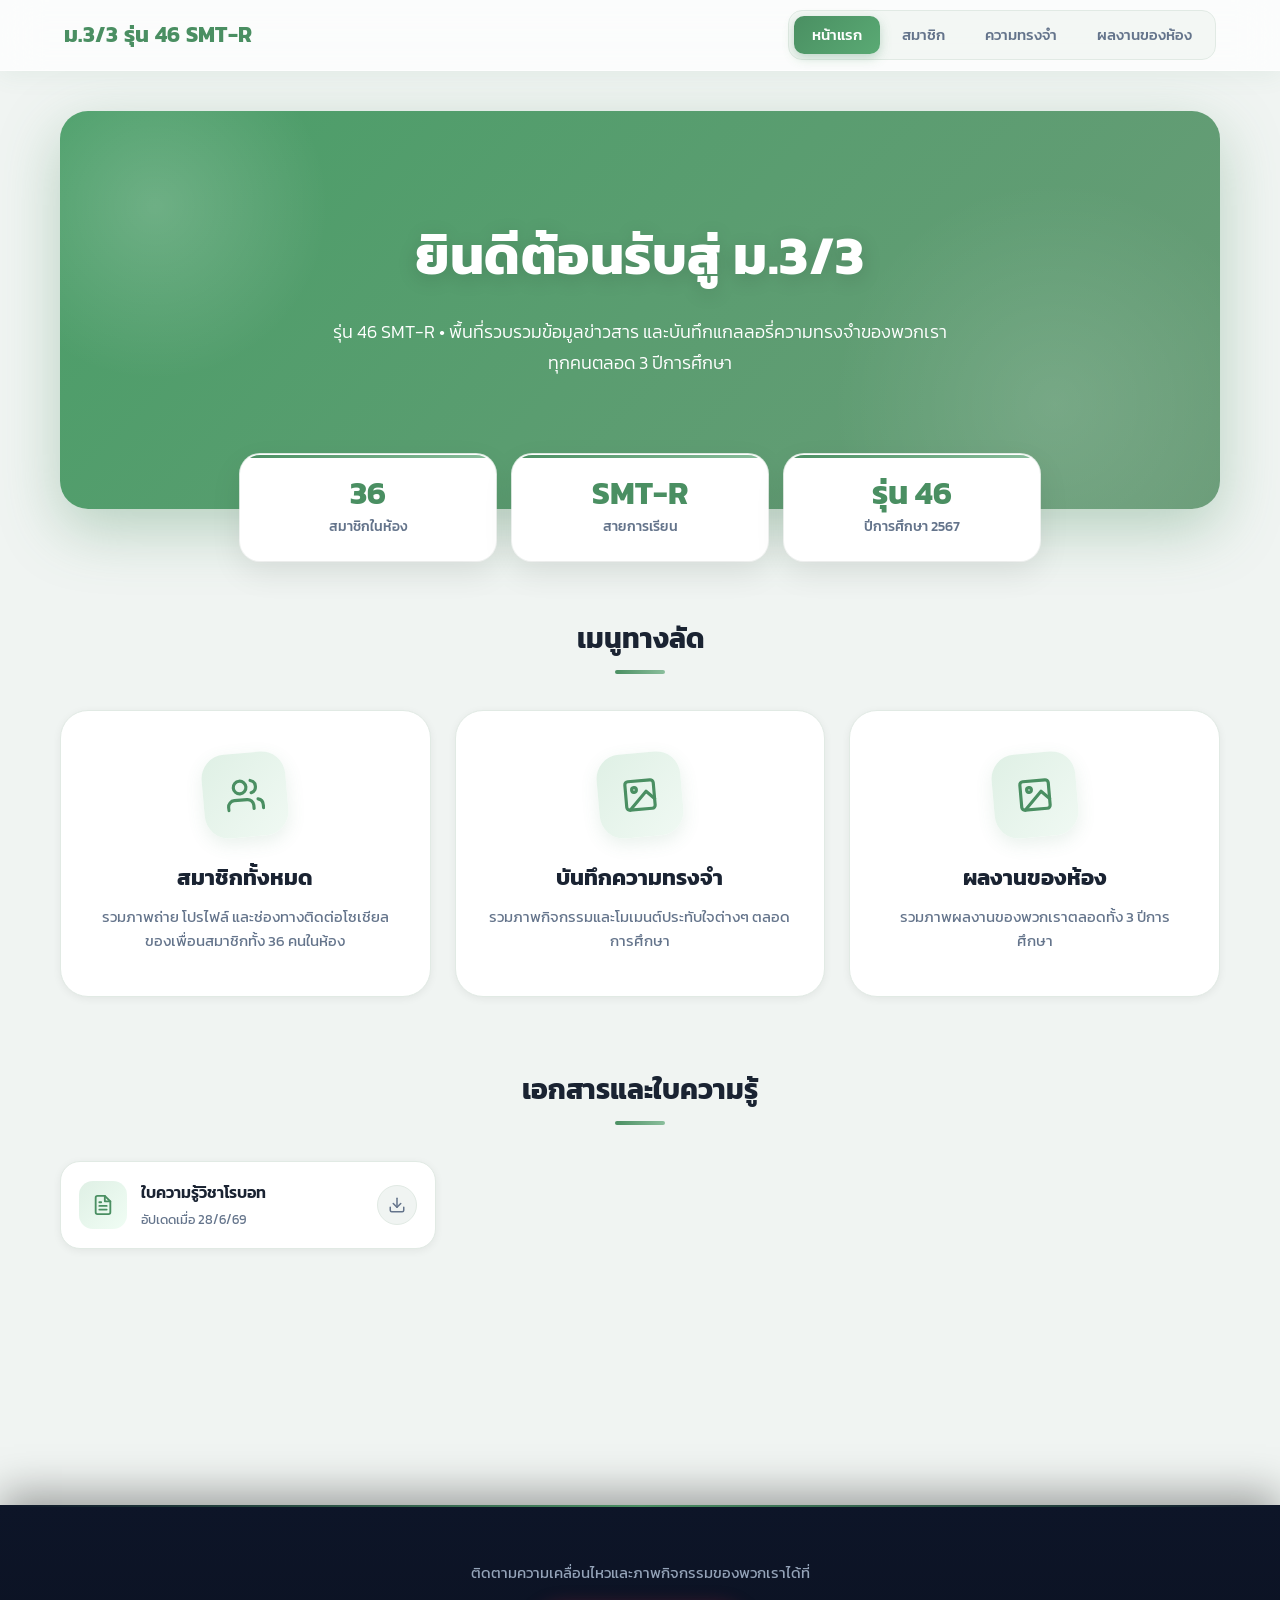
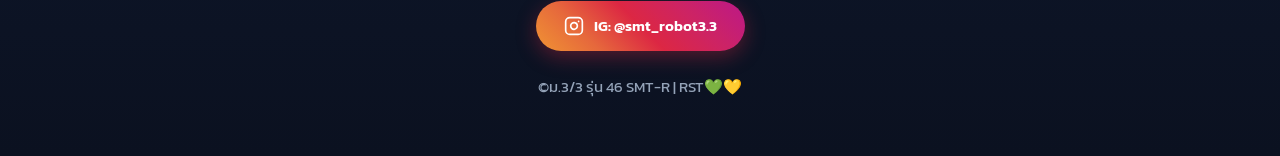
<file: index.html>
<!DOCTYPE html>
<html lang="th">
<head>
    <meta charset="UTF-8">
    <meta name="viewport" content="width=device-width, initial-scale=1.0">
    <title>หน้าแรก - ม.3/3 รุ่น 46 SMT-R</title>
    

    <!-- ฟอนต์ภาษาไทย Kanit -->
    <link rel="preconnect" href="https://fonts.googleapis.com">
    <link rel="preconnect" href="https://fonts.gstatic.com" crossorigin>
    <link href="https://fonts.googleapis.com/css2?family=Kanit:wght@300;400;500;600;700&display=swap" rel="stylesheet">

    <style>
        /* =========================================
            โทนสีและพื้นฐาน (Premium Redesign)
           ========================================= */
        @import url('https://fonts.googleapis.com/css2?family=Kanit:wght@300;400;500;600;700&display=swap');

        :root {
            --bg: #f0f4f2;            
            --surface: #FFFFFF;       
            --primary: #4a8f62;       
            --primary-2: #6A9C78;
            --primary-light: #dff0e5; 
            --primary-glow: rgba(74, 143, 98, 0.15);
            --text-dark: #1a2332;     
            --text-muted: #64748b;    
            --border: #e1eae4;        
            --alert-border: #F59E0B;  
            --glass: rgba(255,255,255,0.75);
            --shadow-sm: 0 2px 8px rgba(0,0,0,0.06);
            --shadow-md: 0 8px 24px rgba(0,0,0,0.08);
            --shadow-lg: 0 20px 50px rgba(0,0,0,0.1);
            --radius-sm: 12px;
            --radius-md: 20px;
            --radius-lg: 28px;
        }

        * { 
            box-sizing: border-box;   
            margin: 0;                
            padding: 0;               
        }
        
        body {
            font-family: 'Kanit', sans-serif; 
            background-color: var(--bg);      
            color: var(--text-dark);          
            line-height: 1.6;
            min-height: 100vh;
        }

        /* =========================================
           แถบนำทาง (Nav) — Glassmorphism
           ========================================= */
        nav {
            background: var(--glass);
            backdrop-filter: blur(20px);
            -webkit-backdrop-filter: blur(20px);
            border-bottom: 1px solid rgba(255,255,255,0.6);
            box-shadow: 0 4px 24px rgba(74, 143, 98, 0.08); 
            position: sticky;                 
            top: 0;                           
            z-index: 100;                     
        }
        .nav-box {
            max-width: 1200px;                
            margin: 0 auto;                   
            padding: 0 24px;                  
            display: flex;                    
            justify-content: space-between;   
            align-items: center;              
            height: 70px;                     
        }
        .logo { 
            font-size: 1.4rem;                
            font-weight: 700;                 
            color: var(--primary);            
            text-decoration: none;            
            display: flex;
            align-items: center;
            gap: 10px;
            letter-spacing: 0.3px;
        }
        .logo-icon {
            width: 36px; height: 36px;
            background: linear-gradient(135deg, var(--primary), #8abe9c);
            border-radius: 10px;
            display: flex; align-items: center; justify-content: center;
            color: white;
            font-size: 1.1rem;
            font-weight: 700;
            flex-shrink: 0;
            box-shadow: 0 4px 12px rgba(74,143,98,0.3);
        }
        .menus { 
            display: flex;                    
            gap: 4px;
            background: rgba(74,143,98,0.05);
            padding: 5px;
            border-radius: 14px;
            border: 1px solid var(--border);
        }
        .nav-link {
            text-decoration: none;            
            color: var(--text-muted);         
            padding: 7px 18px;                
            border-radius: 10px;               
            transition: all 0.25s ease;                 
            font-weight: 500;
            font-size: 0.95rem;
        }
        .nav-link:hover { 
            background-color: white;
            color: var(--primary);
            box-shadow: var(--shadow-sm);
        }
        .nav-link.active { 
            background: linear-gradient(135deg, var(--primary), #5aaa74);
            color: white;
            box-shadow: 0 4px 12px rgba(74,143,98,0.3);
        }

        /* =========================================
           เนื้อหาหลักหน้าแรก
           ========================================= */
        main { 
            max-width: 1200px;                
            margin: 0 auto;                   
            padding: 40px 20px 80px 20px;        
        }

        @keyframes gradientMove {
            0% { background-position: 0% 50%; }
            50% { background-position: 100% 50%; }
            100% { background-position: 0% 50%; }
        }
        @keyframes floatUp {
            from { opacity: 0; transform: translateY(30px); }
            to { opacity: 1; transform: translateY(0); }
        }

        .hero {
            background: linear-gradient(-45deg, #3d7a55, #5aaa74, #2d6644, #6A9C78, #4a9e68); 
            background-size: 400% 400%;
            animation: gradientMove 10s ease infinite; 
            color: white;                     
            padding: 100px 40px 130px 40px;    
            border-radius: var(--radius-lg);              
            text-align: center;               
            position: relative;
            overflow: hidden;                 
            box-shadow: 0 20px 60px rgba(74, 143, 98, 0.35); 
        }
        /* Decorative blobs */
        .hero::before {
            content: '';
            position: absolute;
            top: -80px; left: -80px;
            width: 350px; height: 350px;
            background: radial-gradient(circle, rgba(255,255,255,0.18) 0%, transparent 70%);
            border-radius: 50%;
            animation: floatBlob 8s ease-in-out infinite;
        }
        .hero::after {
            content: '';
            position: absolute;
            bottom: -120px; right: -60px;
            width: 450px; height: 450px;
            background: radial-gradient(circle, rgba(255,255,255,0.12) 0%, transparent 70%);
            border-radius: 50%;
            animation: floatBlob 10s ease-in-out infinite reverse;
        }
        @keyframes floatBlob {
            0%, 100% { transform: translate(0, 0) scale(1); }
            50% { transform: translate(20px, -20px) scale(1.05); }
        }
        /* Extra decorative ring */
        .hero-ring {
            position: absolute;
            top: 50%; left: 50%;
            transform: translate(-50%, -50%);
            width: 600px; height: 600px;
            border-radius: 50%;
            border: 1px solid rgba(255,255,255,0.1);
            pointer-events: none;
        }

        .hero-title {
            font-size: 3.4rem;                
            font-weight: 700;                 
            margin-bottom: 18px;              
            position: relative;               
            z-index: 1;
            letter-spacing: 0.5px;
            text-shadow: 0 4px 20px rgba(0,0,0,0.15);
            animation: floatUp 0.7s ease both;
        }
        .hero-subtitle {
            font-size: 1.15rem;                
            font-weight: 300;                 
            max-width: 620px;                 
            margin: 0 auto;                   
            opacity: 0.92;                    
            position: relative;
            z-index: 1;
            animation: floatUp 0.7s 0.15s ease both;
            line-height: 1.7;
        }
        .hero-subtitlee {
            font-size: 1.1rem;                
            font-weight: 500;                 
            max-width: 680px;                 
            margin: 10px auto 0;                   
            opacity: 0.95;                    
            position: relative;
            z-index: 1;
            color: #ffdd57;
            background: rgba(0,0,0,0.2);
            display: inline-block;
            padding: 4px 16px;
            border-radius: 30px;
        }

        /* สถิติของห้อง */
        .stats-container {
            display: flex;
            justify-content: center;
            gap: 16px;
            max-width: 820px;
            margin: -55px auto 55px auto; 
            position: relative;
            z-index: 10;
            padding: 0 10px;
        }
        .stat-box {
            background: var(--surface);
            padding: 22px 16px;
            border-radius: var(--radius-md);
            text-align: center;
            flex: 1;
            box-shadow: 0 12px 32px rgba(0,0,0,0.08), 0 0 0 1px rgba(255,255,255,0.8);
            border: 1px solid rgba(255,255,255,0.9);
            transition: transform 0.3s ease, box-shadow 0.3s ease;
            position: relative;
            overflow: hidden;
        }
        .stat-box::before {
            content: '';
            position: absolute;
            top: 0; left: 0; right: 0;
            height: 3px;
            background: linear-gradient(90deg, var(--primary), #8abe9c);
        }
        .stat-box:hover {
            transform: translateY(-6px);
            box-shadow: 0 20px 40px rgba(74,143,98,0.15);
        }
        .stat-num {
            font-size: 2rem;
            font-weight: 700;
            color: var(--primary);
            line-height: 1;
            margin-bottom: 6px;
        }
        .stat-label {
            font-size: 0.9rem;
            color: var(--text-muted);
            font-weight: 500;
        }

        /* กล่องประกาศสไตล์กระจกฝ้า */
        .alert-box {
            background: linear-gradient(135deg, rgba(255,249,235,0.9), rgba(255,255,255,0.8));
            backdrop-filter: blur(12px);      
            -webkit-backdrop-filter: blur(12px);
            border: 1px solid rgba(245, 158, 11, 0.25);
            border-left: 5px solid var(--alert-border); 
            padding: 22px 28px;               
            border-radius: 0 var(--radius-md) var(--radius-md) 0;     
            margin-bottom: 60px;              
            display: flex;                    
            align-items: center;              
            gap: 20px;                        
            box-shadow: 0 6px 20px rgba(245,158,11,0.08);
        }
        .alert-icon {
            color: var(--alert-border);       
            background: linear-gradient(135deg, #FEF3C7, #FDE68A);
            width: 50px;
            height: 50px;
            border-radius: 50%;
            display: flex;                    
            justify-content: center;
            align-items: center;
            flex-shrink: 0;
            box-shadow: 0 4px 12px rgba(245,158,11,0.2);
        }
        .alert-content h4 {
            color: #92400E;                   
            font-size: 1.1rem;                
            margin-bottom: 4px;               
        }
        .alert-content p {
            color: #B45309;                   
            font-size: 0.95rem; 
        }

        /* ส่วนหัวข้อ */
        .section-title {
            text-align: center;               
            font-size: 1.75rem;                
            margin-bottom: 36px;              
            color: var(--text-dark);          
            font-weight: 700;
            position: relative;
        }
        .section-title::after {
            content: '';
            display: block;
            width: 50px;
            height: 4px;
            background: linear-gradient(90deg, var(--primary), #8abe9c);
            border-radius: 2px;
            margin: 10px auto 0 auto;
        }

        /* การ์ดเมนูทางลัด */
        .links-grid {
            display: grid;                    
            grid-template-columns: repeat(auto-fit, minmax(300px, 1fr)); 
            gap: 24px;
            margin-bottom: 70px; 
        }
        .link-card {
            background: var(--surface); 
            padding: 42px 32px;               
            border-radius: var(--radius-lg);              
            text-decoration: none;            
            color: var(--text-dark);          
            box-shadow: var(--shadow-sm);
            border: 1px solid var(--border);   
            transition: all 0.4s cubic-bezier(0.175, 0.885, 0.32, 1.275); 
            display: flex;                    
            flex-direction: column; 
            align-items: center;              
            text-align: center;               
            position: relative;
            z-index: 1;
            overflow: hidden;
        }
        .link-card::before {
            content: '';
            position: absolute;
            bottom: 0; left: 0; right: 0;
            height: 0;
            background: linear-gradient(to top, var(--primary-light), transparent);
            transition: height 0.4s ease;
            z-index: 0;
        }
        .link-card:hover::before { height: 100%; }
        .link-card:hover {
            transform: translateY(-12px);     
            box-shadow: 0 24px 50px rgba(74, 143, 98, 0.15); 
            border-color: rgba(74, 143, 98, 0.25);     
        }
        .link-card > * { position: relative; z-index: 1; }
        .icon-box {
            width: 84px;                      
            height: 84px;                     
            background: linear-gradient(135deg, var(--primary-light), #f0f9f3); 
            color: var(--primary);            
            border-radius: 24px;              
            display: flex;                    
            justify-content: center;          
            align-items: center;              
            margin-bottom: 24px;              
            transition: all 0.35s ease;
            box-shadow: 0 6px 18px rgba(74, 143, 98, 0.12);
            transform: rotate(-5deg);         
        }
        .link-card:hover .icon-box {
            transform: rotate(0deg) scale(1.12); 
            background: linear-gradient(135deg, var(--primary), #5aaa74); 
            color: white;                     
            box-shadow: 0 12px 28px rgba(74, 143, 98, 0.4);
        }
        .icon-box svg {
            width: 38px;                      
            height: 38px; 
        }
        .link-title {
            font-size: 1.35rem;               
            font-weight: 700;                 
            margin-bottom: 10px;
            color: var(--text-dark);
        }
        .link-desc {
            font-size: 0.93rem;               
            color: var(--text-muted);         
            line-height: 1.6;
        }

        /* =========================================
            เอกสารและใบความรู้
           ========================================= */
        .doc-grid {
            display: grid;
            grid-template-columns: repeat(auto-fill, minmax(280px, 1fr));
            gap: 16px;
            margin-bottom: 70px;
        }
        .doc-card {
            background: var(--surface);
            padding: 18px;
            border-radius: var(--radius-md);
            border: 1px solid var(--border);
            box-shadow: var(--shadow-sm);
            display: flex;
            align-items: center;
            gap: 14px;
            transition: all 0.3s ease;
        }
        .doc-card:hover {
            transform: translateY(-4px);
            box-shadow: 0 12px 28px rgba(74, 143, 98, 0.12);
            border-color: rgba(74,143,98,0.35);
        }
        .doc-icon {
            width: 48px;
            height: 48px;
            background: linear-gradient(135deg, var(--primary-light), #f0fdf4);
            color: var(--primary);
            border-radius: 14px;
            display: flex;
            justify-content: center;
            align-items: center;
            flex-shrink: 0;
            transition: 0.3s;
        }
        .doc-card:hover .doc-icon {
            background: linear-gradient(135deg, var(--primary), #5aaa74);
            color: white;
            box-shadow: 0 4px 12px rgba(74,143,98,0.3);
        }
        .doc-icon svg { width: 22px; height: 22px; }
        .doc-info { flex-grow: 1; overflow: hidden; }
        .doc-title {
            font-size: 1rem;
            font-weight: 600;
            color: var(--text-dark);
            margin-bottom: 3px;
            white-space: nowrap;
            overflow: hidden;
            text-overflow: ellipsis;
        }
        .doc-subj { font-size: 0.82rem; color: var(--text-muted); }
        .doc-btn {
            background: var(--bg);
            color: var(--text-muted);
            width: 40px; height: 40px;
            border-radius: 50%;
            display: flex; justify-content: center; align-items: center;
            text-decoration: none;
            transition: 0.3s;
            flex-shrink: 0;
            border: 1px solid var(--border);
        }
        .doc-card:hover .doc-btn {
            background: linear-gradient(135deg, var(--primary), #5aaa74);
            color: white;
            border-color: transparent;
            box-shadow: 0 4px 12px rgba(74,143,98,0.3);
        }
        .doc-btn svg { width: 18px; height: 18px; }

        /* =========================================
           ปฏิทินสถิติการเข้าเรียน
           ========================================= */
        .calendar-wrapper {
            background: var(--surface);
            padding: 30px 40px;
            padding-top: 160px; 
            border-radius: var(--radius-lg);
            box-shadow: var(--shadow-md);
            border: 1px solid var(--border);
            max-width: 900px;
            margin: 0 auto;
        }
        .scroll-hint {
            text-align: center;
            color: var(--primary);
            font-size: 0.95rem;
            margin-bottom: 15px;
            font-weight: 500;
            animation: pulseHint 2s infinite;
        }
        .scroll-hinte {
            text-align: center;               
            font-size: 0.95rem;                
            margin-bottom: 40px;              
            color: var(--text-dark);          
            font-weight: 600;
            position: relative;
        }
        @keyframes pulseHint {
            0% { opacity: 0.6; transform: translateX(-3px); }
            50% { opacity: 1; transform: translateX(3px); }
            100% { opacity: 0.6; transform: translateX(-3px); }
        }
        .calendar-scroll-container {
            display: flex;
            overflow-x: auto;
            scroll-snap-type: x mandatory;
            gap: 40px; 
            padding-bottom: 20px; 
            margin-top: -130px; 
            padding-top: 130px; 
            margin-left: -20px;  
            margin-right: -20px; 
            padding-left: 20px;  
            padding-right: 20px; 
            scrollbar-width: thin;
            scrollbar-color: var(--primary) var(--primary-light);
            cursor: grab; 
            -webkit-overflow-scrolling: touch;
        }
        .calendar-scroll-container:active { cursor: grabbing; }
        
        .week-block {
            flex: 0 0 100%; 
            scroll-snap-align: start; 
            position: relative; 
        }
        .week-block:not(:last-child)::after {
            content: '';
            position: absolute;
            top: 10%; right: -20px; 
            height: 80%; width: 2px;
            background: linear-gradient(to bottom, transparent, var(--border), transparent);
            border-radius: 2px;
        }
        .calendar-month {
            text-align: center;
            font-size: 1.3rem;
            color: var(--primary);
            font-weight: 700;
            margin-bottom: 20px;
        }
        .calendar-grid {
            display: grid;
            grid-template-columns: repeat(5, 1fr); 
            gap: 12px; 
            text-align: center;
        }
        .cal-head {
            font-weight: 700;
            color: var(--primary);
            padding-bottom: 10px;
            font-size: 1rem;
        }
        .cal-day {
            position: relative;
            padding: 28px 10px; 
            background: var(--bg);
            border-radius: 14px;
            display: flex; justify-content: center; align-items: center;
            font-weight: 600;
            font-size: 1.15rem;
            color: var(--text-dark);
            cursor: pointer;
            transition: all 0.25s ease;
            -webkit-tap-highlight-color: transparent; 
            border: 1px solid transparent;
        }
        .cal-day.study { border-color: rgba(74,143,98,0.1); }
        .cal-day.study:hover,
        .cal-day.study:active {
            background: linear-gradient(135deg, var(--primary), #5aaa74);
            color: white;
            transform: scale(1.07);
            box-shadow: 0 8px 20px rgba(74, 143, 98, 0.35);
            z-index: 20;
            border-color: transparent;
        }
        .cal-day.future {
            background: #f1f5f3; 
            color: #b0bec5;        
            cursor: not-allowed;             
        }
        .cal-day.future:hover,
        .cal-day.future:active {
            transform: none; box-shadow: none;
            background: #f1f5f3; color: #b0bec5;
        }
        .cal-day.holiday {
            background: #f1f5f3;
            color: #b0bec5;
            cursor: not-allowed;
            font-size: 0.9rem; 
        }
        .cal-day.holiday:hover,
        .cal-day.holiday:active { transform: none; box-shadow: none; }

        .dot {
            position: absolute; bottom: 6px;
            width: 6px; height: 6px;
            border-radius: 50%;
        }
        .dot.perfect { background-color: #10B981; } 
        .dot.absent { background-color: #EF4444; }  

        .tooltip {
            position: absolute; bottom: 120%; left: 50%;
            transform: translateX(-50%) translateY(10px);
            background: linear-gradient(135deg, #0B1120, #1a2a3a);
            color: white;
            padding: 16px 20px; 
            border-radius: 14px;
            font-size: 0.95rem; 
            width: max-content; min-width: 220px; 
            text-align: left;
            opacity: 0; visibility: hidden;
            transition: all 0.3s cubic-bezier(0.175, 0.885, 0.32, 1.275);
            z-index: 100; 
            box-shadow: 0 16px 40px rgba(0,0,0,0.4);
            pointer-events: none;
            border: 1px solid rgba(255,255,255,0.1); 
        }
        .tooltip::after {
            content: '';
            position: absolute; top: 100%; left: 50%;
            margin-left: -10px; 
            border-width: 10px; border-style: solid;
            border-color: #0B1120 transparent transparent transparent;
        }
        .cal-day.study:hover .tooltip,
        .cal-day.study:active .tooltip {
            opacity: 1; visibility: visible;
            transform: translateX(-50%) translateY(0);
        }
        .cal-day.future .tooltip { display: none; }

        .calendar-grid .cal-day:nth-child(6) .tooltip {
            left: -10px; transform: translateX(0) translateY(10px);
        }
        .calendar-grid .cal-day.study:nth-child(6):hover .tooltip,
        .calendar-grid .cal-day.study:nth-child(6):active .tooltip { transform: translateX(0) translateY(0); }
        .calendar-grid .cal-day:nth-child(6) .tooltip::after { left: 30px; margin-left: 0; }

        .calendar-grid .cal-day:nth-child(10) .tooltip {
            left: auto; right: -10px; transform: translateX(0) translateY(10px);
        }
        .calendar-grid .cal-day.study:nth-child(10):hover .tooltip,
        .calendar-grid .cal-day.study:nth-child(10):active .tooltip { transform: translateX(0) translateY(0); }
        .calendar-grid .cal-day:nth-child(10) .tooltip::after { left: auto; right: 30px; margin-left: 0; }

        .tt-date { font-weight: 600; color: #a3d4b2; margin-bottom: 8px; display: block; border-bottom: 1px solid rgba(255,255,255,0.1); padding-bottom: 5px; font-size: 1rem; }
        .tt-stat { margin-bottom: 3px; font-size: 0.95rem; }
        .tt-absent { color: #FCA5A5; font-weight: 500; } 
        .tt-names { font-size: 0.88rem; color: #CBD5E1; font-style: italic; margin-top: 8px; line-height: 1.5; } 

        /* =========================================
           ฟุตเตอร์ (Footer) Premium Dark
           ========================================= */
        footer {
            text-align: center;               
            padding: 56px 20px;               
            background: linear-gradient(180deg, #0d1528 0%, #0B1120 100%);
            color: #F8FAFC;                   
            position: relative; 
            z-index: 10; 
            box-shadow: 0 -12px 40px rgba(0, 0, 0, 0.35); 
            margin-top: 80px; 
        }
        footer::before {
            content: '';
            position: absolute;
            top: 0; left: 0; right: 0;
            height: 2px;
            background: linear-gradient(90deg, transparent, var(--primary), transparent);
        }
        .footer-box { 
            max-width: 1200px;                
            margin: 0 auto;                   
            display: flex;                    
            flex-direction: column; 
            align-items: center;              
            gap: 16px;                        
        }
        .footer-box > p { color: #94A3B8; font-size: 0.95rem; }
        .ig-btn {
            display: inline-flex; align-items: center;              
            gap: 10px;                         
            background: linear-gradient(45deg, #f09433, #e6683c, #dc2743, #cc2366, #bc1888); 
            color: white;                     
            padding: 13px 28px;               
            border-radius: 50px;              
            text-decoration: none;            
            font-weight: 600;
            font-size: 0.95rem;
            box-shadow: 0 6px 20px rgba(220,39,67,0.35); 
            transition: all 0.3s ease; 
        }
        .ig-btn:hover { 
            transform: translateY(-4px) scale(1.04);      
            box-shadow: 0 14px 30px rgba(225, 48, 108, 0.55); 
        }
        .ig-btn svg { width: 20px; height: 20px; }
        .footer-copyright {
            font-size: 0.82rem;                
            margin-top: 8px;                 
            color: #475569;                   
        }

        /* =========================================
            มือถือ (Responsive)
           ========================================= */
        @media (max-width: 768px) {
            .hero-title { font-size: 2.4rem; } 
            .hero { padding: 70px 24px 110px 24px; }       
            .stats-container { flex-wrap: wrap; margin-top: -45px; gap: 12px; }
            .stat-box { min-width: 120px; }
            .calendar-wrapper { padding: 20px; padding-top: 160px; }
            .cal-day { font-size: 0.9rem; }
        }

        @media (max-width: 480px) {
            .nav-box { flex-direction: column; height: auto; padding: 14px 16px; gap: 10px; }
            .menus { width: 100%; justify-content: center; }
            .hero-title { font-size: 1.9rem; } 
            .stats-container { margin-top: -30px; gap: 10px; }
            .stat-box { padding: 14px; min-width: 90px; }
            .stat-num { font-size: 1.5rem; }
            .links-grid { grid-template-columns: 1fr; }
            .cal-head { font-size: 0.8rem; }
            .cal-day { border-radius: 10px; padding: 20px 6px; }
            .doc-grid { grid-template-columns: 1fr; }
            .tooltip { min-width: 180px; padding: 14px; bottom: 125%; }
            .tt-date { font-size: 0.95rem; }
            .tt-stat { font-size: 0.88rem; }
            .tt-names { font-size: 0.82rem; }
        }
    </style>
</head>
<body>

    <nav>
        <div class="nav-box">
            <a href="index.html" class="logo">
                 ม.3/3 รุ่น 46 SMT-R
            </a>
            <div class="menus">
                <a href="index.html" class="nav-link">หน้าแรก</a>
                <a href="classmates.html" class="nav-link">สมาชิก</a>
                
                <a href="memories.html" class="nav-link">ความทรงจำ</a>
                <a href="per.html" class="nav-link">ผลงานของห้อง</a>
            </div>
        </div>
    </nav>

    <main>
        
        <!-- แบนเนอร์ขยับได้ -->
        <div class="hero">
            <h1 class="hero-title">ยินดีต้อนรับสู่ ม.3/3</h1>
            <p class="hero-subtitle">รุ่น 46 SMT-R • พื้นที่รวบรวมข้อมูลข่าวสาร และบันทึกแกลลอรี่ความทรงจำของพวกเราทุกคนตลอด 3 ปีการศึกษา</p>
            
        </div>

        <!-- กล่องสถิติ -->
        <div class="stats-container">
            <div class="stat-box">
                <div class="stat-num">36</div>
                <div class="stat-label">สมาชิกในห้อง</div>
            </div>
            <div class="stat-box">
                <div class="stat-num">SMT-R</div>
                <div class="stat-label">สายการเรียน</div>
            </div>
            <div class="stat-box">
                <div class="stat-num">รุ่น 46</div>
                <div class="stat-label">ปีการศึกษา 2567</div>
            </div>
        </div>

        

        <!-- เมนูทางลัด -->
        <h2 class="section-title">เมนูทางลัด</h2>
        <div class="links-grid">
            <a href="classmates.html" class="link-card">
                <div class="icon-box">
                    <svg xmlns="http://www.w3.org/2000/svg" viewBox="0 0 24 24" fill="none" stroke="currentColor" stroke-width="2" stroke-linecap="round" stroke-linejoin="round"><path d="M17 21v-2a4 4 0 0 0-4-4H5a4 4 0 0 0-4 4v2"></path><circle cx="9" cy="7" r="4"></circle><path d="M23 21v-2a4 4 0 0 0-3-3.87"></path><path d="M16 3.13a4 4 0 0 1 0 7.75"></path></svg>
                </div>
                <h3 class="link-title">สมาชิกทั้งหมด</h3>
                <p class="link-desc">รวมภาพถ่าย โปรไฟล์ และช่องทางติดต่อโซเชียลของเพื่อนสมาชิกทั้ง 36 คนในห้อง</p>
            </a>

            

            <a href="memories.html" class="link-card">
                <div class="icon-box">
                    <svg xmlns="http://www.w3.org/2000/svg" viewBox="0 0 24 24" fill="none" stroke="currentColor" stroke-width="2" stroke-linecap="round" stroke-linejoin="round"><rect x="3" y="3" width="18" height="18" rx="2" ry="2"></rect><circle cx="8.5" cy="8.5" r="1.5"></circle><polyline points="21 15 16 10 5 21"></polyline></svg>
                </div>
                <h3 class="link-title">บันทึกความทรงจำ</h3>
                <p class="link-desc">รวมภาพกิจกรรมและโมเมนต์ประทับใจต่างๆ ตลอดการศึกษา</p>
            </a>

            <a href="per.html" class="link-card">
                <div class="icon-box">
                    <svg xmlns="http://www.w3.org/2000/svg" viewBox="0 0 24 24" fill="none" stroke="currentColor" stroke-width="2" stroke-linecap="round" stroke-linejoin="round"><rect x="3" y="3" width="18" height="18" rx="2" ry="2"></rect><circle cx="8.5" cy="8.5" r="1.5"></circle><polyline points="21 15 16 10 5 21"></polyline></svg>
                </div>
                <h3 class="link-title">ผลงานของห้อง</h3>
                <p class="link-desc">รวมภาพผลงานของพวกเราตลอดทั้ง 3 ปีการศึกษา</p>
            </a>

        </div>



        <!--  เอกสารและใบความรู้ (ที่เพิ่มเข้ามาใหม่) -->
        <h2 class="section-title">เอกสารและใบความรู้</h2>
        <div class="doc-grid">
            
            <!-- ไฟล์ที่ 1 -->
            <div class="doc-card">
                <div class="doc-icon">
                    <svg xmlns="" viewBox="0 0 24 24" fill="none" stroke="currentColor" stroke-width="2" stroke-linecap="round" stroke-linejoin="round"><path d="M14 2H6a2 2 0 0 0-2 2v16a2 2 0 0 0 2 2h12a2 2 0 0 0 2-2V8z"></path><polyline points="14 2 14 8 20 8"></polyline><line x1="16" y1="13" x2="8" y2="13"></line><line x1="16" y1="17" x2="8" y2="17"></line><polyline points="10 9 9 9 8 9"></polyline></svg>
                </div>
                <div class="doc-info">
                    <div class="doc-title">ใบความรู้วิชาโรบอท</div>
                    <div class="doc-subj">อัปเดดเมื่อ 28/6/69</div>
                </div>
                <!-- เปลี่ยน href เป็นลิงก์ไฟล์ หรือ Google Drive ที่จะให้โหลด -->
                <a href="https://canva.link/tlky3bsnjxwb753" class="doc-btn" title="ดู">
                    <svg xmlns="" viewBox="0 0 24 24" fill="none" stroke="currentColor" stroke-width="2" stroke-linecap="round" stroke-linejoin="round"><path d="M21 15v4a2 2 0 0 1-2 2H5a2 2 0 0 1-2-2v-4"></path><polyline points="7 10 12 15 17 10"></polyline><line x1="12" y1="15" x2="12" y2="3"></line></svg>
                </a>
            </div>

            
            

            

        </div>

        
        <br>
        
        
        

    </main>

    <footer>
        <div class="footer-box">
            <p>ติดตามความเคลื่อนไหวและภาพกิจกรรมของพวกเราได้ที่</p>
            <a href="https://www.instagram.com/smt_robot3.3?igsh=MTd0OWd5OTZza3B4bA==" target="_blank" class="ig-btn">
                <svg xmlns="http://www.w3.org/2000/svg" viewBox="0 0 24 24" fill="none" stroke="currentColor" stroke-width="2" stroke-linecap="round" stroke-linejoin="round"><rect x="2" y="2" width="20" height="20" rx="5" ry="5"></rect><path d="M16 11.37A4 4 0 1 1 12.63 8 4 4 0 0 1 16 11.37z"></path><line x1="17.5" y1="6.5" x2="17.51" y2="6.5"></line></svg>
                IG: @smt_robot3.3
            </a>
            <p class="footer-copyright">©ม.3/3 รุ่น 46 SMT-R | RST💚💛</p>
        </div>
    </footer>

    
    <script>
        const slider = document.getElementById('scrollContainer');
        let isDown = false;
        let startX;
        let scrollLeft;

        slider.addEventListener('mousedown', (e) => {
            isDown = true;
            startX = e.pageX - slider.offsetLeft;
            scrollLeft = slider.scrollLeft;
        });
        slider.addEventListener('mouseleave', () => {
            isDown = false;
        });
        slider.addEventListener('mouseup', () => {
            isDown = false;
        });
        slider.addEventListener('mousemove', (e) => {
            if (!isDown) return;
            e.preventDefault();
            const x = e.pageX - slider.offsetLeft;
            const walk = (x - startX) * 2; // ความเร็วในการลาก
            slider.scrollLeft = scrollLeft - walk;
        });
    </script>

    <script>
        // ไฮไลต์ nav ตามหน้าปัจจุบันอัตโนมัติ
        (function() {
            var current = location.pathname.split('/').pop() || 'index.html';
            document.querySelectorAll('.nav-link').forEach(function(link) {
                var href = link.getAttribute('href').split('/').pop();
                if (href === current) link.classList.add('active');
            });
        })();
    </script>
</body>
</html>
</file>
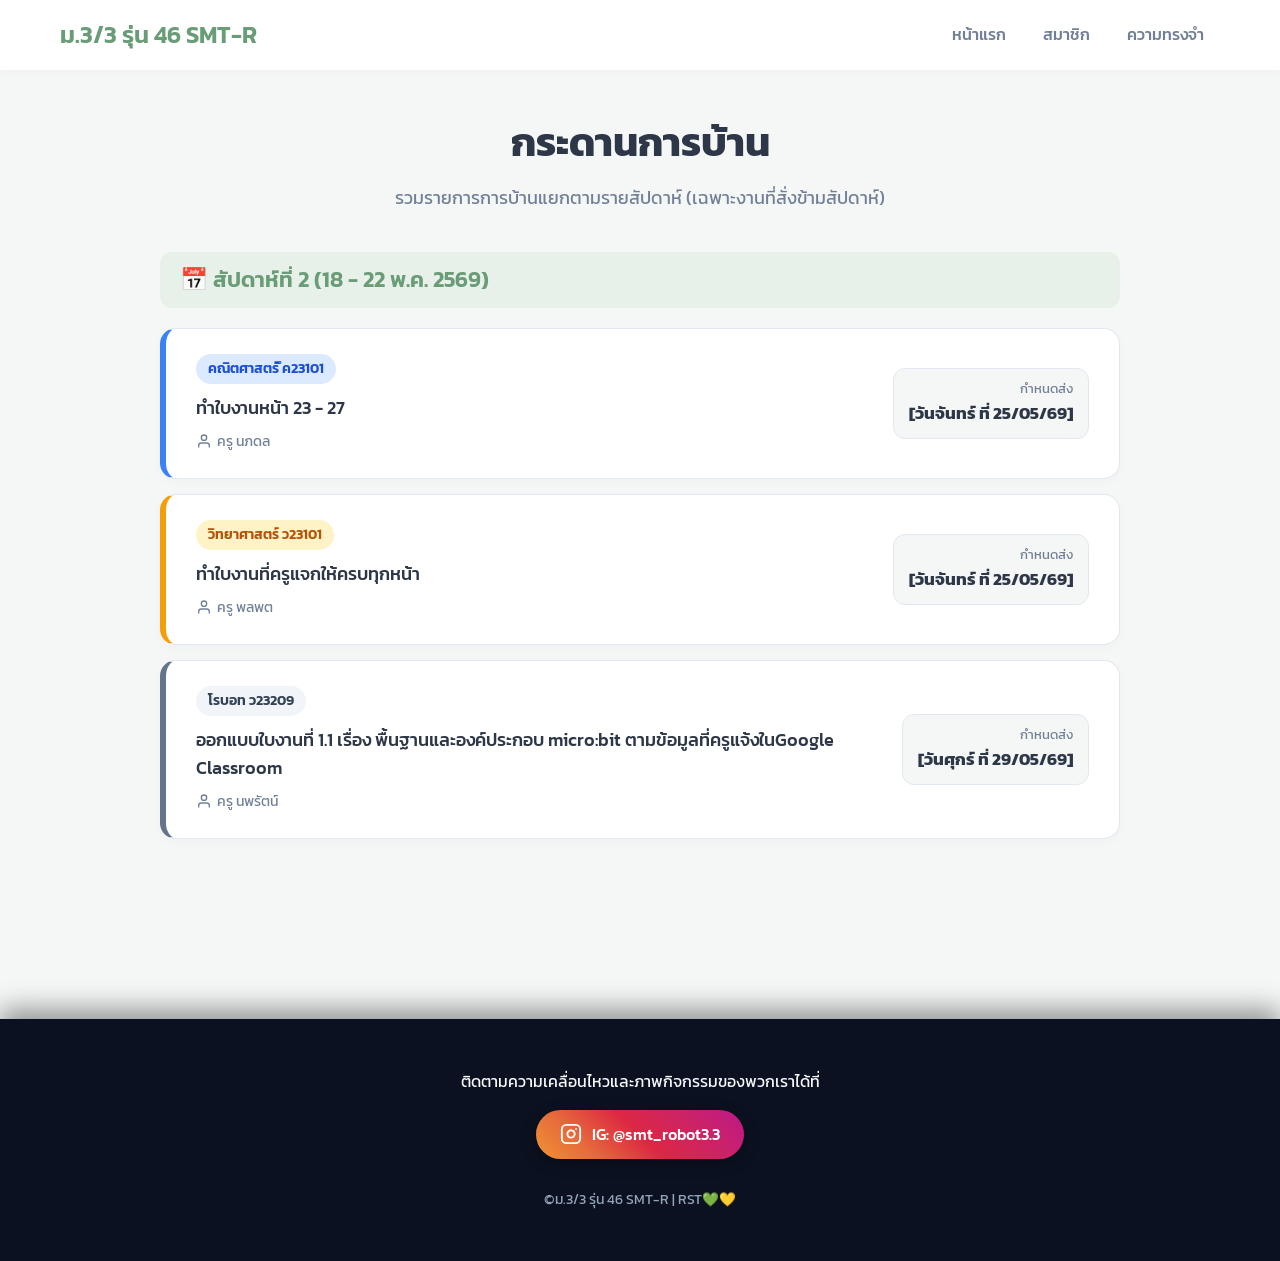
<file: homework.html>
<!DOCTYPE html>
<html lang="th">
<head>
    <meta charset="UTF-8">
    <meta name="viewport" content="width=device-width, initial-scale=1.0">
    <title>การบ้าน - ม.3/3 รุ่น 46 SMT-R</title>
    
    <!-- ฟอนต์ภาษาไทย Kanit -->
    <link rel="preconnect" href="https://fonts.googleapis.com">
    <link rel="preconnect" href="https://fonts.gstatic.com" crossorigin>
    <link href="https://fonts.googleapis.com/css2?family=Kanit:wght@300;400;500;600;700&display=swap" rel="stylesheet">

    <style>
        /* =========================================
            โทนสีและพื้นฐาน 
           ========================================= */
        :root {
            --bg: #F4F7F6;            
            --surface: #FFFFFF;       
            --primary: #6A9C78;       
            --primary-light: #E8F0EA; 
            --text-dark: #2D3748;     
            --text-muted: #718096;    
            --border: #E2E8F0;        
        }

        * { 
            box-sizing: border-box;   
            margin: 0;                
            padding: 0;               
        }
        
        body {
            font-family: 'Kanit', sans-serif; 
            background-color: var(--bg);      
            color: var(--text-dark);          
            line-height: 1.6;                 
        }

        /* =========================================
           แถบนำทาง (Nav)
           ========================================= */
        nav {
            background-color: var(--surface); 
            box-shadow: 0 2px 10px rgba(0,0,0,0.03); 
            position: sticky;                 
            top: 0;                           
            z-index: 100;                     
        }
        .nav-box {
            max-width: 1200px;                
            margin: 0 auto;                   
            padding: 0 20px;                  
            display: flex;                    
            justify-content: space-between;   
            align-items: center;              
            height: 70px;                     
        }
        .logo { 
            font-size: 1.5rem;                
            font-weight: 600;                 
            color: var(--primary);            
            text-decoration: none;            
            display: flex;
            align-items: center;
            gap: 8px;
        }
        .menus { 
            display: flex;                    
            gap: 5px;                         
        }
        .nav-link {
            text-decoration: none;            
            color: var(--text-muted);         
            padding: 8px 16px;                
            border-radius: 8px;               
            transition: 0.3s;                 
            font-weight: 500;                 
        }
        .nav-link:hover { 
            background-color: #F8FAFC;        
            color: var(--primary);            
        }
        .nav-link.active { 
            background-color: var(--primary-light); 
            color: var(--primary);                  
        }

        /* =========================================
           เนื้อหาหลักหน้าการบ้าน
           ========================================= */
        main { 
            max-width: 1000px; 
            margin: 0 auto;                   
            padding: 40px 20px 80px 20px;        
        }

        /* ส่วนหัว (Header) */
        .page-header {
            text-align: center;
            margin-bottom: 40px;
        }
        .page-header h1 {
            font-size: 2.5rem;
            color: var(--text-dark);
            margin-bottom: 10px;
        }
        .page-header p {
            font-size: 1.1rem;
            color: var(--text-muted);
        }

        /*  โครงสร้างรายการการบ้าน */
        .hw-section {
            margin-bottom: 50px;
        }
        .hw-section-title {
            font-size: 1.4rem;
            font-weight: 600;
            color: var(--text-dark);
            margin-bottom: 20px;
            display: flex;
            align-items: center;
            gap: 10px;
            background-color: var(--primary-light);
            padding: 10px 20px;
            border-radius: 12px;
            color: var(--primary);
        }

        .hw-list {
            display: flex;
            flex-direction: column;
            gap: 15px; 
        }

        /* 🌟 การ์ดการบ้าน (Homework Card) */
        .hw-card {
            background-color: var(--surface);
            border-radius: 16px;
            padding: 25px 30px;
            display: flex;
            justify-content: space-between;
            align-items: center;
            box-shadow: 0 4px 15px rgba(0,0,0,0.02);
            border: 1px solid var(--border);
            border-left: 6px solid var(--primary); 
            transition: transform 0.3s, box-shadow 0.3s;
        }
        .hw-card:hover {
            transform: translateX(5px); 
            box-shadow: 0 8px 25px rgba(0,0,0,0.06);
        }

        /* =========================================
            สีประจำวิชา (1 สี = 1 วิชา) 
           ========================================= */
        
        /* 1. คณิตศาสตร์ (สีฟ้า) */
        .subj-math { border-left-color: #3B82F6; }
        .tag-math { background-color: #DBEAFE; color: #1D4ED8; }
        
        /* 2. คณิตศาสตร์เพิ่มเติม (สีฟ้าคราม/Cyan) */
        .subj-addmath { border-left-color: #06B6D4; }
        .tag-addmath { background-color: #CFFAFE; color: #0E7490; }

        /* 3. ภาษาไทย (สีชมพู) */
        .subj-thai { border-left-color: #EC4899; }
        .tag-thai { background-color: #FCE7F3; color: #BE185D; }
        
        /* 4. วิทยาศาสตร์ (สีเหลือง/ส้มอ่อน) */
        .subj-sci { border-left-color: #F59E0B; }
        .tag-sci { background-color: #FEF3C7; color: #B45309; }

        /* 5. วิทยาศาสตร์เพิ่มเติม (สีส้มเข้ม) */
        .subj-addsci { border-left-color: #EA580C; }
        .tag-addsci { background-color: #FFEDD5; color: #9A3412; }
        
        /* 6. ภาษาอังกฤษ (สีแดง) */
        .subj-eng { border-left-color: #EF4444; }
        .tag-eng { background-color: #FEE2E2; color: #B91C1C; }
        
        /* 7. สังคมศึกษา (สีเขียว) */
        .subj-soc { border-left-color: #10B981; }
        .tag-soc { background-color: #D1FAE5; color: #047857; }

        /* 8. ประวัติศาสตร์ (สีน้ำตาลทอง) */
        .subj-hist { border-left-color: #A16207; }
        .tag-hist { background-color: #FEF3C7; color: #713F12; }
        
        /* 9. ศิลปะ (สีม่วง) */
        .subj-art { border-left-color: #8B5CF6; }
        .tag-art { background-color: #EDE9FE; color: #5B21B6; }

        /* 10. โรบอท (สีเทาน้ำเงิน / Slate) */
        .subj-robot { border-left-color: #64748B; }
        .tag-robot { background-color: #F1F5F9; color: #334155; }

        /* 11. วิชาอื่นๆทั่วไป (สีเทา) */
        .subj-other { border-left-color: #9CA3AF; }
        .tag-other { background-color: #F3F4F6; color: #4B5563; }

        /* ข้อมูลฝั่งซ้าย */
        .hw-info {
            flex: 1;
        }
        .hw-subject-tag {
            display: inline-block;
            padding: 4px 12px;
            border-radius: 20px;
            font-size: 0.85rem;
            font-weight: 600;
            margin-bottom: 10px;
        }
        .hw-desc {
            font-size: 1.1rem;
            color: var(--text-dark);
            font-weight: 500;
            margin-bottom: 8px;
        }
        .hw-meta {
            display: flex;
            gap: 20px;
            font-size: 0.9rem;
            color: var(--text-muted);
        }
        .hw-meta-item {
            display: flex;
            align-items: center;
            gap: 5px;
        }
        .hw-meta-item svg {
            width: 16px; height: 16px;
        }

        /* ข้อมูลฝั่งขวา (กำหนดส่ง) */
        .hw-deadline {
            text-align: right;
            min-width: 120px;
            background-color: var(--bg);
            padding: 10px 15px;
            border-radius: 12px;
            border: 1px solid var(--border);
        }
        .hw-deadline small {
            display: block;
            font-size: 0.8rem;
            color: var(--text-muted);
            margin-bottom: 2px;
        }
        .hw-deadline strong {
            font-size: 1.05rem;
            color: var(--text-dark);
        }

        /* =========================================
           ฟุตเตอร์ (Footer) น้ำเงินเข้มอมดำ
           ========================================= */
        footer {
            text-align: center;               
            padding: 50px 20px;               
            background-color: #0B1120;        
            color: #F8FAFC;                   
            position: relative; 
            z-index: 10; 
            box-shadow: 0 -10px 25px rgba(0, 0, 0, 0.4); 
            margin-top: 50px;
        }
        .footer-box { 
            max-width: 1200px;                
            margin: 0 auto;                   
            display: flex;                    
            flex-direction: column; 
            align-items: center;              
            gap: 15px;                        
        }
        .ig-btn {
            display: inline-flex;             
            align-items: center;              
            gap: 10px;                         
            background: linear-gradient(45deg, #f09433, #e6683c, #dc2743, #cc2366, #bc1888); 
            color: white;                     
            padding: 12px 24px;               
            border-radius: 30px;              
            text-decoration: none;            
            font-weight: 500;                 
            box-shadow: 0 4px 15px rgba(0,0,0,0.3); 
            transition: all 0.3s; 
        }
        .ig-btn:hover { 
            transform: translateY(-3px) scale(1.05);      
            box-shadow: 0 10px 20px rgba(225, 48, 108, 0.5); 
        }
        .ig-btn svg { width: 22px; height: 22px; }
        .footer-copyright {
            font-size: 0.85rem;                
            margin-top: 15px;                 
            color: #94A3B8;                   
        }

        /* =========================================
            มือถือ (Responsive)
           ========================================= */
        @media (max-width: 768px) {
            .hw-card {
                flex-direction: column;
                align-items: flex-start;
                gap: 20px;
            }
            .hw-deadline {
                width: 100%;
                text-align: left;
                display: flex;
                align-items: center;
                justify-content: space-between;
            }
            .hw-deadline small { margin-bottom: 0; }
        }

        @media (max-width: 480px) {
            .nav-box { 
                flex-direction: column;       
                height: auto; 
                padding: 15px 20px; 
                gap: 12px; 
            }
            .page-header h1 { font-size: 2rem; }
            .hw-subject { font-size: 1.1rem; }
            .hw-meta { flex-direction: column; gap: 5px; }
        }
    </style>
</head>
<body>

    <nav>
        <div class="nav-box">
            <a href="index.html" class="logo">
                 ม.3/3 รุ่น 46 SMT-R
            </a>
            <div class="menus">
                <a href="index.html" class="nav-link">หน้าแรก</a>
                <a href="classmates.html" class="nav-link">สมาชิก</a>
                
                <a href="memories.html" class="nav-link">ความทรงจำ</a>
            </div>
        </div>
    </nav>

    <main>
        
        <div class="page-header">
            <h1>กระดานการบ้าน </h1>
            <p>รวมรายการการบ้านแยกตามรายสัปดาห์ (เฉพาะงานที่สั่งข้ามสัปดาห์)</p>
        </div>

        <!-- ============================================================
             สัปดาห์ที่ 1
             
        ============================================================= -->
        <div class="hw-section" id="week-1">
            <h2 class="hw-section-title">📅 สัปดาห์ที่ 2 (18 - 22 พ.ค. 2569)</h2>
            <div class="hw-list">
                
                <!-- คณิตศาสตร์ (math) -->
                <div class="hw-card subj-math">
                    <div class="hw-info">
                        <span class="hw-subject-tag tag-math">คณิตศาสตร์ ึค23101</span>
                        <div class="hw-desc">ทำใบงานหน้า 23 - 27 </div>
                        <div class="hw-meta">
                            <div class="hw-meta-item">
                                <svg xmlns="http://www.w3.org/2000/svg" viewBox="0 0 24 24" fill="none" stroke="currentColor" stroke-width="2" stroke-linecap="round" stroke-linejoin="round"><path d="M20 21v-2a4 4 0 0 0-4-4H8a4 4 0 0 0-4 4v2"></path><circle cx="12" cy="7" r="4"></circle></svg>
                                ครู นภดล  
                            </div>
                        </div>
                    </div>
                    <div class="hw-deadline"><small>กำหนดส่ง</small><strong>[วันจันทร์ ที่ 25/05/69]</strong></div>
                </div>

                

                

                <!-- วิทยาศาสตร์ (sci) -->
                <div class="hw-card subj-sci">
                    <div class="hw-info">
                        <span class="hw-subject-tag tag-sci">วิทยาศาสตร์ ว23101</span>
                        <div class="hw-desc">ทำใบงานที่ครูแจกให้ครบทุกหน้า</div>
                        <div class="hw-meta">
                            <div class="hw-meta-item"><svg xmlns="http://www.w3.org/2000/svg" viewBox="0 0 24 24" fill="none" stroke="currentColor" stroke-width="2" stroke-linecap="round" stroke-linejoin="round"><path d="M20 21v-2a4 4 0 0 0-4-4H8a4 4 0 0 0-4 4v2"></path><circle cx="12" cy="7" r="4"></circle></svg>ครู พลพต</div>
                        </div>
                    </div>
                    <div class="hw-deadline"><small>กำหนดส่ง</small><strong>[วันจันทร์ ที่ 25/05/69]</strong></div>
                </div>
                
                
                <!-- โรบอท (robot) -->
                <div class="hw-card subj-robot">
                    <div class="hw-info">
                        <span class="hw-subject-tag tag-robot">โรบอท ว23209</span>
                        <div class="hw-desc">ออกแบบใบงานที่ 1.1 เรื่อง พื้นฐานและองค์ประกอบ micro:bit ตามข้อมูลที่ครูแจ้งในGoogle Classroom</div>
                        <div class="hw-meta">
                            <div class="hw-meta-item"><svg xmlns="http://www.w3.org/2000/svg" viewBox="0 0 24 24" fill="none" stroke="currentColor" stroke-width="2" stroke-linecap="round" stroke-linejoin="round"><path d="M20 21v-2a4 4 0 0 0-4-4H8a4 4 0 0 0-4 4v2"></path><circle cx="12" cy="7" r="4"></circle></svg>ครู นพรัตน์</div>
                        </div>
                    </div>
                    <div class="hw-deadline"><small>กำหนดส่ง</small><strong>[วันศุกร์ ที่ 29/05/69]</strong></div>
                </div>

                

            </div>
        </div>


        <!-- ============================================================
             🌟 สัปดาห์ที่ 2 - 20 (ถูกซ่อนเอาไว้ด้วย style="display: none;")
             วิธีใช้: เมื่อถึงสัปดาห์นั้นๆ ให้ลบ style="display: none;" ออก แล้วเพิ่มการ์ดงานเข้าไปในช่อง hw-list
        ============================================================= -->

        

        <!-- สัปดาห์ที่ 3 -->
        <div class="hw-section" id="week-3" style="display: none;">
            <h2 class="hw-section-title">📅 สัปดาห์ที่ 3 (ระบุวันที่...)</h2>
            <div class="hw-list"></div>
        </div>

        <!-- สัปดาห์ที่ 4 -->
        <div class="hw-section" id="week-4" style="display: none;">
            <h2 class="hw-section-title">📅 สัปดาห์ที่ 4 (ระบุวันที่...)</h2>
            <div class="hw-list"></div>
        </div>

        <!-- สัปดาห์ที่ 5 -->
        <div class="hw-section" id="week-5" style="display: none;">
            <h2 class="hw-section-title">📅 สัปดาห์ที่ 5 (ระบุวันที่...)</h2>
            <div class="hw-list"></div>
        </div>

        <!-- สัปดาห์ที่ 6 -->
        <div class="hw-section" id="week-6" style="display: none;">
            <h2 class="hw-section-title">📅 สัปดาห์ที่ 6 (ระบุวันที่...)</h2>
            <div class="hw-list"></div>
        </div>

        <!-- สัปดาห์ที่ 7 -->
        <div class="hw-section" id="week-7" style="display: none;">
            <h2 class="hw-section-title">📅 สัปดาห์ที่ 7 (ระบุวันที่...)</h2>
            <div class="hw-list"></div>
        </div>

        <!-- สัปดาห์ที่ 8 -->
        <div class="hw-section" id="week-8" style="display: none;">
            <h2 class="hw-section-title">📅 สัปดาห์ที่ 8 (ระบุวันที่...)</h2>
            <div class="hw-list"></div>
        </div>

        <!-- สัปดาห์ที่ 9 -->
        <div class="hw-section" id="week-9" style="display: none;">
            <h2 class="hw-section-title">📅 สัปดาห์ที่ 9 (ระบุวันที่...)</h2>
            <div class="hw-list"></div>
        </div>

        <!-- สัปดาห์ที่ 10 -->
        <div class="hw-section" id="week-10" style="display: none;">
            <h2 class="hw-section-title">📅 สัปดาห์ที่ 10 (ระบุวันที่...)</h2>
            <div class="hw-list"></div>
        </div>

        <!-- สัปดาห์ที่ 11 -->
        <div class="hw-section" id="week-11" style="display: none;">
            <h2 class="hw-section-title">📅 สัปดาห์ที่ 11 (ระบุวันที่...)</h2>
            <div class="hw-list"></div>
        </div>

        <!-- สัปดาห์ที่ 12 -->
        <div class="hw-section" id="week-12" style="display: none;">
            <h2 class="hw-section-title">📅 สัปดาห์ที่ 12 (ระบุวันที่...)</h2>
            <div class="hw-list"></div>
        </div>

        <!-- สัปดาห์ที่ 13 -->
        <div class="hw-section" id="week-13" style="display: none;">
            <h2 class="hw-section-title">📅 สัปดาห์ที่ 13 (ระบุวันที่...)</h2>
            <div class="hw-list"></div>
        </div>

        <!-- สัปดาห์ที่ 14 -->
        <div class="hw-section" id="week-14" style="display: none;">
            <h2 class="hw-section-title">📅 สัปดาห์ที่ 14 (ระบุวันที่...)</h2>
            <div class="hw-list"></div>
        </div>

        <!-- สัปดาห์ที่ 15 -->
        <div class="hw-section" id="week-15" style="display: none;">
            <h2 class="hw-section-title">📅 สัปดาห์ที่ 15 (ระบุวันที่...)</h2>
            <div class="hw-list"></div>
        </div>

        <!-- สัปดาห์ที่ 16 -->
        <div class="hw-section" id="week-16" style="display: none;">
            <h2 class="hw-section-title">📅 สัปดาห์ที่ 16 (ระบุวันที่...)</h2>
            <div class="hw-list"></div>
        </div>

        <!-- สัปดาห์ที่ 17 -->
        <div class="hw-section" id="week-17" style="display: none;">
            <h2 class="hw-section-title">📅 สัปดาห์ที่ 17 (ระบุวันที่...)</h2>
            <div class="hw-list"></div>
        </div>

        <!-- สัปดาห์ที่ 18 -->
        <div class="hw-section" id="week-18" style="display: none;">
            <h2 class="hw-section-title">📅 สัปดาห์ที่ 18 (ระบุวันที่...)</h2>
            <div class="hw-list"></div>
        </div>

        <!-- สัปดาห์ที่ 19 -->
        <div class="hw-section" id="week-19" style="display: none;">
            <h2 class="hw-section-title">📅 สัปดาห์ที่ 19 (ระบุวันที่...)</h2>
            <div class="hw-list"></div>
        </div>

        <!-- สัปดาห์ที่ 20 -->
        <div class="hw-section" id="week-20" style="display: none;">
            <h2 class="hw-section-title">📅 สัปดาห์ที่ 20 (ระบุวันที่...)</h2>
            <div class="hw-list"></div>
        </div>

    </main>

    <!-- ส่วนท้ายเว็บไซต์ (Footer) -->
    <footer>
        <div class="footer-box">
            <p>ติดตามความเคลื่อนไหวและภาพกิจกรรมของพวกเราได้ที่</p>
            <a href="https://www.instagram.com/smt_robot3.3?igsh=MTd0OWd5OTZza3B4bA==" target="_blank" class="ig-btn">
                <svg xmlns="http://www.w3.org/2000/svg" viewBox="0 0 24 24" fill="none" stroke="currentColor" stroke-width="2" stroke-linecap="round" stroke-linejoin="round"><rect x="2" y="2" width="20" height="20" rx="5" ry="5"></rect><path d="M16 11.37A4 4 0 1 1 12.63 8 4 4 0 0 1 16 11.37z"></path><line x1="17.5" y1="6.5" x2="17.51" y2="6.5"></line></svg>
                IG: @smt_robot3.3
            </a>
            <p class="footer-copyright">©ม.3/3 รุ่น 46 SMT-R | RST💚💛</p>
        </div>
    </footer>

</body>
</html>
</file>
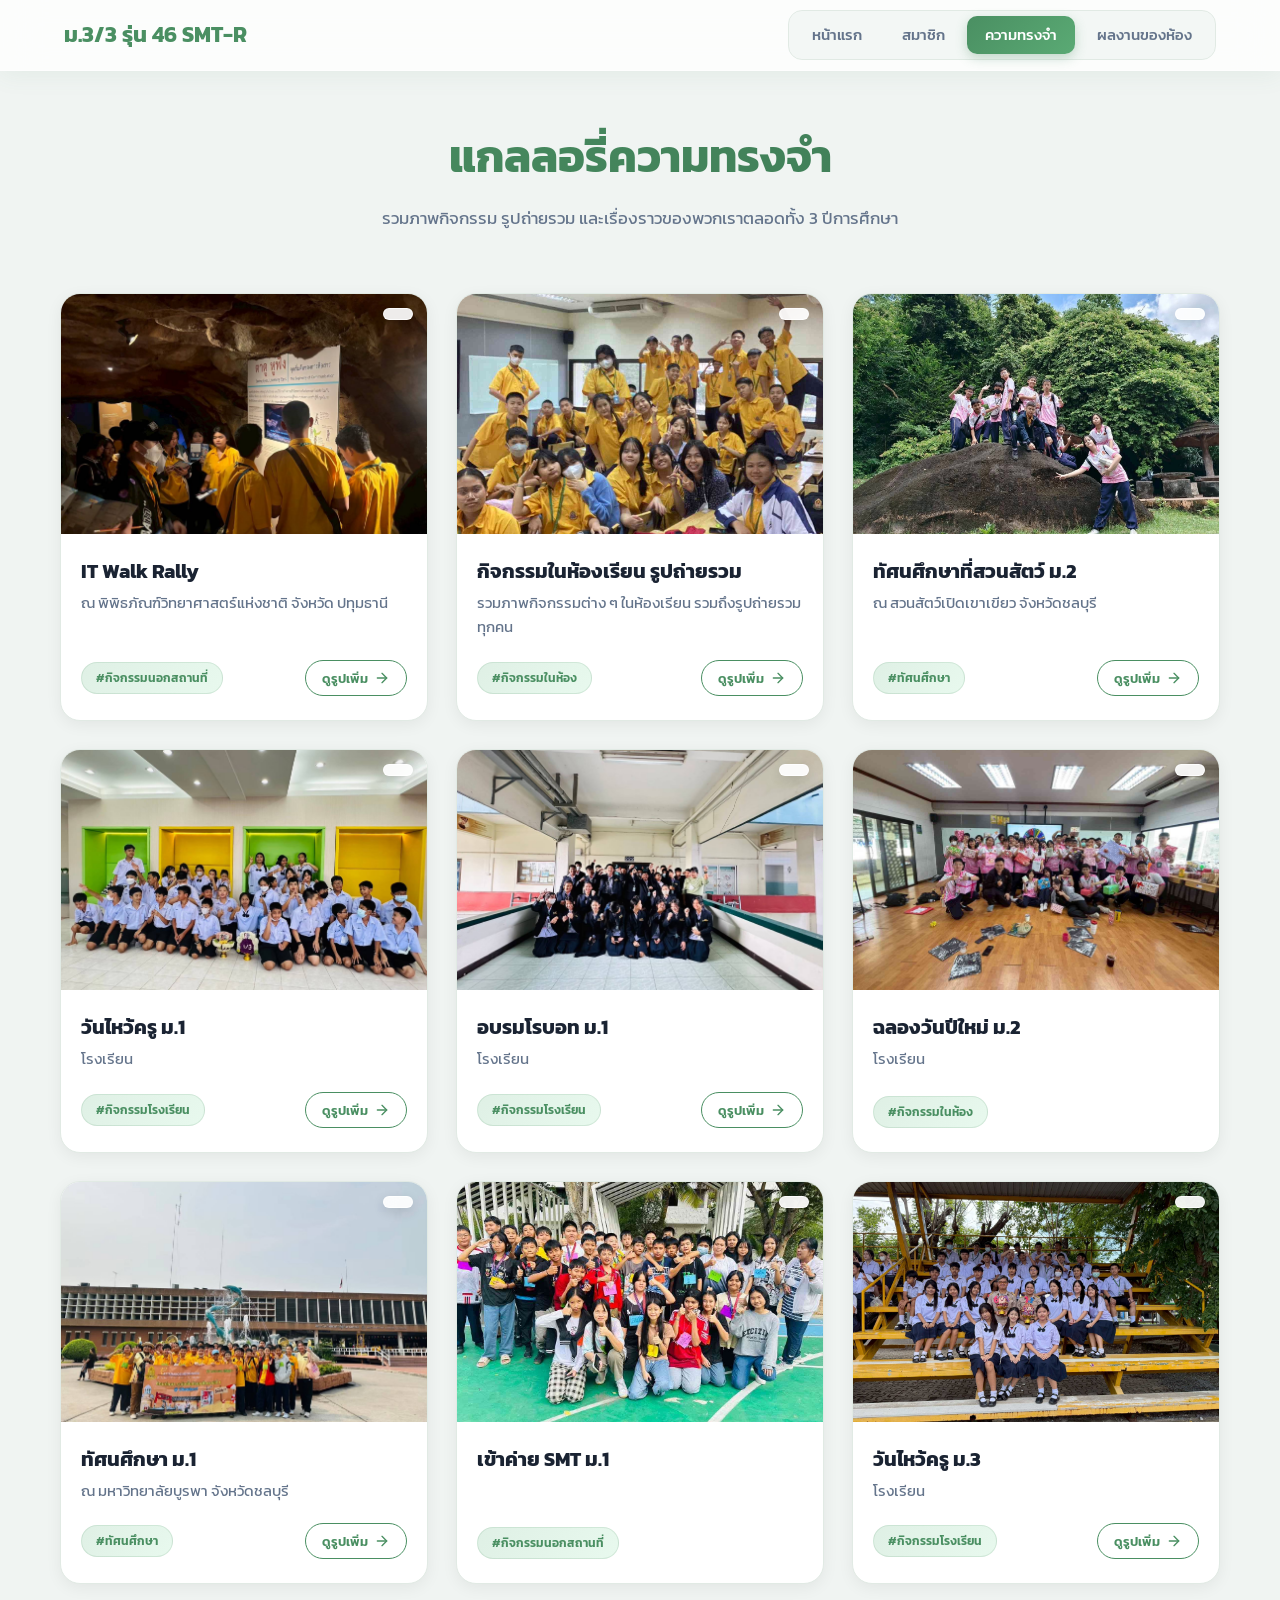
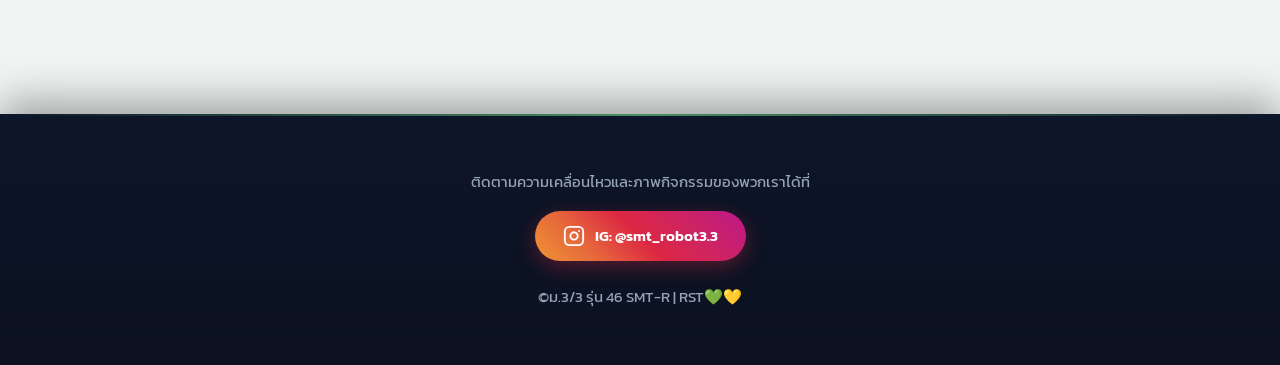
<file: memories.html>
<!DOCTYPE html>
<html lang="th">
<head>
    <meta charset="UTF-8">
    <meta name="viewport" content="width=device-width, initial-scale=1.0">
    <title>ความทรงจำ - ม.3/3 รุ่น 46 SMT-R</title>
    
    <!-- ฟอนต์ภาษาไทย Kanit -->
    <link rel="preconnect" href="https://fonts.googleapis.com">
    <link rel="preconnect" href="https://fonts.gstatic.com" crossorigin>
    <link href="https://fonts.googleapis.com/css2?family=Kanit:wght@300;400;500;600;700&display=swap" rel="stylesheet">

    <style>
        /* =========================================
            โทนสีและพื้นฐาน (Premium Redesign)
           ========================================= */
        :root {
            --bg: #f0f4f2;            
            --surface: #FFFFFF;       
            --primary: #4a8f62;       
            --primary-light: #dff0e5; 
            --text-dark: #1a2332;     
            --text-muted: #64748b;    
            --border: #e1eae4;        
            --glass: rgba(255,255,255,0.78);
            --shadow-sm: 0 2px 8px rgba(0,0,0,0.06);
            --shadow-md: 0 8px 24px rgba(0,0,0,0.08);
            --radius-md: 20px;
            --radius-lg: 28px;
        }

        * { box-sizing: border-box; margin: 0; padding: 0; }
        
        body {
            font-family: 'Kanit', sans-serif; 
            background-color: var(--bg);      
            color: var(--text-dark);          
            line-height: 1.6;
            min-height: 100vh;
        }

        /* =========================================
           แถบนำทาง (Nav) — Glassmorphism
           ========================================= */
        nav {
            background: var(--glass);
            backdrop-filter: blur(20px);
            -webkit-backdrop-filter: blur(20px);
            border-bottom: 1px solid rgba(255,255,255,0.6);
            box-shadow: 0 4px 24px rgba(74, 143, 98, 0.08); 
            position: sticky; top: 0; z-index: 100;
        }
        .nav-box {
            max-width: 1200px; margin: 0 auto; padding: 0 24px;
            display: flex; justify-content: space-between; align-items: center; height: 70px;
        }
        .logo {
            font-size: 1.4rem; font-weight: 700; color: var(--primary);
            text-decoration: none; display: flex; align-items: center; gap: 10px;
        }
        .menus {
            display: flex; gap: 4px;
            background: rgba(74,143,98,0.05); padding: 5px;
            border-radius: 14px; border: 1px solid var(--border);
        }
        .nav-link {
            text-decoration: none; color: var(--text-muted);
            padding: 7px 18px; border-radius: 10px;
            transition: all 0.25s ease; font-weight: 500; font-size: 0.95rem;
        }
        .nav-link:hover { background-color: white; color: var(--primary); box-shadow: var(--shadow-sm); }
        .nav-link.active {
            background: linear-gradient(135deg, var(--primary), #5aaa74);
            color: white; box-shadow: 0 4px 12px rgba(74,143,98,0.3);
        }

        /* =========================================
           เนื้อหาหลักหน้าความทรงจำ
           ========================================= */
        main { 
            max-width: 1200px; margin: 0 auto;
            padding: 40px 20px 80px 20px;        
        }

        /* ส่วนหัว (Page Header) */
        .page-header {
            text-align: center;
            margin-bottom: 50px;
            padding: 10px 20px;
        }
        .page-header h1 {
            font-size: 2.8rem;
            color: var(--text-dark);
            margin-bottom: 12px;
            font-weight: 700;
            background: linear-gradient(135deg, var(--primary), #3d7a55);
            -webkit-background-clip: text;
            -webkit-text-fill-color: transparent;
            background-clip: text;
        }
        .page-header p {
            font-size: 1.05rem;
            color: var(--text-muted);
            max-width: 560px;
            margin: 0 auto;
            line-height: 1.7;
        }

        /* โครงสร้างแกลลอรี่ (Grid) */
        .gallery-grid {
            display: grid;
            grid-template-columns: repeat(auto-fill, minmax(320px, 1fr));
            gap: 28px;
        }

        /* การ์ดความทรงจำ */
        .memory-card {
            background: var(--surface);
            border-radius: var(--radius-md);
            overflow: hidden;
            box-shadow: 0 4px 16px rgba(0,0,0,0.06);
            border: 1px solid var(--border);
            transition: transform 0.35s ease, box-shadow 0.35s ease, border-color 0.35s ease;
            display: flex; flex-direction: column;
        }
        .memory-card:hover {
            transform: translateY(-10px);
            box-shadow: 0 20px 45px rgba(74, 143, 98, 0.15);
            border-color: rgba(74, 143, 98, 0.25);
        }

        /* ส่วนรูปภาพ */
        .memory-img-wrapper {
            position: relative;
            width: 100%; height: 240px; 
            overflow: hidden; 
            background: linear-gradient(135deg, var(--primary-light), #e8f5ec);
        }
        .memory-img {
            width: 100%; height: 100%; object-fit: cover;
            transition: transform 0.6s ease; 
        }
        .memory-card:hover .memory-img { transform: scale(1.1); }

        /* ป้ายบอกวันที่ */
        .memory-date-badge {
            position: absolute; top: 14px; right: 14px;
            background: rgba(255, 255, 255, 0.92);
            backdrop-filter: blur(8px); -webkit-backdrop-filter: blur(8px);
            color: var(--text-dark); padding: 5px 14px;
            border-radius: 20px; font-size: 0.82rem; font-weight: 600;
            box-shadow: 0 4px 12px rgba(0,0,0,0.12); z-index: 2;
            border: 1px solid rgba(255,255,255,0.8);
        }

        /* ส่วนข้อความข้อมูลกิจกรรม */
        .memory-info {
            padding: 24px 20px;
            flex-grow: 1; display: flex; flex-direction: column;
        }
        .memory-title {
            font-size: 1.25rem; font-weight: 700;
            color: var(--text-dark); margin-bottom: 8px; line-height: 1.3;
        }
        .memory-desc {
            font-size: 0.93rem; color: var(--text-muted);
            line-height: 1.6; margin-bottom: 20px; flex-grow: 1;
        }
        
        .memory-tags {
            display: flex; justify-content: space-between; align-items: center;
            margin-top: auto;
        }
        .memory-tag {
            background: linear-gradient(135deg, var(--primary-light), #e8f9ee);
            color: var(--primary); padding: 5px 14px;
            border-radius: 20px; font-size: 0.78rem; font-weight: 600;
            border: 1px solid rgba(74,143,98,0.15);
        }

        /* ปุ่มดูรูปเพิ่มเติม */
        .view-more-btn {
            background: transparent;
            color: var(--primary);
            border: 1.5px solid var(--primary);
            padding: 7px 16px; border-radius: 20px;
            font-size: 0.83rem; font-weight: 600;
            cursor: pointer; transition: all 0.3s ease;
            font-family: 'Kanit', sans-serif;
            display: inline-flex; align-items: center; gap: 6px;
        }
        .view-more-btn:hover {
            background: linear-gradient(135deg, var(--primary), #5aaa74);
            color: white; border-color: transparent;
            box-shadow: 0 6px 16px rgba(74, 143, 98, 0.35);
            transform: translateY(-1px);
        }

        /* =========================================
            ระบบป๊อปอัป (Modal / Lightbox)
           ========================================= */
        .modal-overlay {
            display: none;
            position: fixed; top: 0; left: 0; width: 100%; height: 100%;
            background: rgba(10, 15, 30, 0.88);
            backdrop-filter: blur(12px); -webkit-backdrop-filter: blur(12px);
            z-index: 1000; justify-content: center; align-items: center; padding: 20px;
            opacity: 0; transition: opacity 0.3s ease;
        }
        .modal-overlay.show {
            display: flex; opacity: 1;
            animation: fadeIn 0.3s forwards;
        }
        @keyframes fadeIn { from { opacity: 0; } to { opacity: 1; } }

        .modal-content {
            background: var(--surface);
            width: 100%; max-width: 920px; max-height: 90vh;
            border-radius: var(--radius-lg); padding: 32px;
            position: relative; overflow-y: auto;
            box-shadow: 0 30px 60px rgba(0,0,0,0.5);
            border: 1px solid rgba(255,255,255,0.1);
            transform: translateY(20px);
            animation: slideUp 0.4s ease forwards;
        }
        @keyframes slideUp { to { transform: translateY(0); } }

        /* ปุ่มกากบาทปิด */
        .close-modal-btn {
            position: absolute; top: 18px; right: 18px;
            background: var(--border); color: var(--text-dark);
            width: 40px; height: 40px; border-radius: 50%; border: none;
            font-size: 1.2rem; cursor: pointer;
            display: flex; justify-content: center; align-items: center;
            transition: all 0.3s; z-index: 10;
        }
        .close-modal-btn:hover {
            background: #EF4444; color: white;
            transform: rotate(90deg);
            box-shadow: 0 4px 12px rgba(239,68,68,0.4);
        }

        .modal-header { margin-bottom: 22px; padding-right: 50px; }
        .modal-header h2 { font-size: 1.7rem; color: var(--text-dark); font-weight: 700; margin-bottom: 4px; }
        .modal-header p { color: var(--text-muted); font-size: 0.93rem; }

        /* กริดรูปภาพในป๊อปอัป */
        .modal-gallery-grid {
            display: grid;
            grid-template-columns: repeat(auto-fit, minmax(240px, 1fr));
            gap: 14px;
        }
        .modal-gallery-grid img {
            width: 100%; height: 200px; object-fit: cover;
            border-radius: 14px; border: 1px solid var(--border);
            transition: all 0.3s ease; cursor: pointer;
        }
        .modal-gallery-grid img:hover {
            transform: scale(1.04);
            box-shadow: 0 12px 28px rgba(0,0,0,0.18);
            border-color: rgba(74,143,98,0.3);
        }

        /* =========================================
           ฟุตเตอร์ (Footer) Premium Dark
           ========================================= */
        footer {
            text-align: center; padding: 56px 20px;
            background: linear-gradient(180deg, #0d1528 0%, #0B1120 100%);
            color: #F8FAFC; position: relative; z-index: 10;
            box-shadow: 0 -12px 40px rgba(0, 0, 0, 0.35); margin-top: 50px;
        }
        footer::before {
            content: '';
            position: absolute; top: 0; left: 0; right: 0; height: 2px;
            background: linear-gradient(90deg, transparent, var(--primary), transparent);
        }
        .footer-box { 
            max-width: 1200px; margin: 0 auto;
            display: flex; flex-direction: column; align-items: center; gap: 16px;
        }
        .footer-box > p { color: #94A3B8; font-size: 0.95rem; }
        .ig-btn {
            display: inline-flex; align-items: center; gap: 10px;
            background: linear-gradient(45deg, #f09433, #e6683c, #dc2743, #cc2366, #bc1888); 
            color: white; padding: 13px 28px; border-radius: 50px;
            text-decoration: none; font-weight: 600; font-size: 0.95rem;
            box-shadow: 0 6px 20px rgba(220,39,67,0.35); transition: all 0.3s ease;
        }
        .ig-btn:hover { transform: translateY(-4px) scale(1.04); box-shadow: 0 14px 30px rgba(225, 48, 108, 0.55); }
        .ig-btn svg { width: 22px; height: 22px; }
        .footer-copyright { font-size: 0.82rem; margin-top: 8px; color: #475569; }

        /* =========================================
            มือถือ (Responsive)
           ========================================= */
        @media (max-width: 768px) {
            .gallery-grid { grid-template-columns: repeat(auto-fill, minmax(280px, 1fr)); }
            .modal-content { padding: 22px; width: 95%; }
            .modal-gallery-grid { grid-template-columns: repeat(auto-fit, minmax(150px, 1fr)); }
        }

        @media (max-width: 480px) {
            .nav-box { flex-direction: column; height: auto; padding: 14px 16px; gap: 10px; }
            .menus { width: 100%; justify-content: center; }
            .page-header h1 { font-size: 2.1rem; -webkit-text-fill-color: var(--text-dark); }
            .gallery-grid { grid-template-columns: 1fr; }
            .memory-img-wrapper { height: 220px; }
            .modal-gallery-grid { grid-template-columns: 1fr; }
            .modal-header h2 { font-size: 1.35rem; }
        }
    </style>
</head>
<body>

    <nav>
        <div class="nav-box">
            <a href="index.html" class="logo">
                 ม.3/3 รุ่น 46 SMT-R
            </a>
            <div class="menus">
                <a href="index.html" class="nav-link">หน้าแรก</a>
                <a href="classmates.html" class="nav-link">สมาชิก</a> 
                <a href="memories.html" class="nav-link">ความทรงจำ</a>
                <a href="per.html" class="nav-link">ผลงานของห้อง</a>
            </div>
        </div>
    </nav>

    <main>
        
        <div class="page-header">
            <h1>แกลลอรี่ความทรงจำ</h1>
            <p>รวมภาพกิจกรรม รูปถ่ายรวม และเรื่องราวของพวกเราตลอดทั้ง 3 ปีการศึกษา</p>
        </div>

        <div class="gallery-grid">
            
            <!-- การ์ดความทรงจำที่ 1 -->
            <div class="memory-card">
                <div class="memory-img-wrapper">
                    <div class="memory-date-badge">  </div>
                    <img src="it4.jpg" alt="รูปกิจกรรม" class="memory-img">
                </div>
                <div class="memory-info">
                    <h3 class="memory-title">IT Walk Rally</h3>
                    <p class="memory-desc">ณ พิพิธภัณฑ์วิทยาศาสตร์แห่งชาติ จังหวัด ปทุมธานี</p>
                    <div class="memory-tags">
                        <span class="memory-tag">#กิจกรรมนอกสถานที่</span>
                        <!--  ปุ่มเปิด Modal -->
                        <button class="view-more-btn" onclick="openModal('modal-1')">
                            ดูรูปเพิ่ม
                            <svg xmlns="http://www.w3.org/2000/svg" width="16" height="16" viewBox="0 0 24 24" fill="none" stroke="currentColor" stroke-width="2" stroke-linecap="round" stroke-linejoin="round"><path d="M5 12h14"></path><path d="M12 5l7 7-7 7"></path></svg>
                        </button>
                    </div>
                </div>
            </div>

            <!-- การ์ดความทรงจำที่ 2 -->
            <div class="memory-card">
                <div class="memory-img-wrapper">
                    <div class="memory-date-badge">   </div>
                    <img src="h1.jpg" alt="รูปกิจกรรม" class="memory-img">
                </div>
                <div class="memory-info">
                    <h3 class="memory-title">กิจกรรมในห้องเรียน รูปถ่ายรวม</h3>
                    <p class="memory-desc">รวมภาพกิจกรรมต่าง ๆ ในห้องเรียน รวมถึงรูปถ่ายรวมทุกคน</p>
                    <div class="memory-tags">
                        <span class="memory-tag">#กิจกรรมในห้อง</span>
                        <button class="view-more-btn" onclick="openModal('modal-2')">
                            ดูรูปเพิ่ม
                            <svg xmlns="http://www.w3.org/2000/svg" width="16" height="16" viewBox="0 0 24 24" fill="none" stroke="currentColor" stroke-width="2" stroke-linecap="round" stroke-linejoin="round"><path d="M5 12h14"></path><path d="M12 5l7 7-7 7"></path></svg>
                        </button>
                    </div>
                </div>
            </div>

            <!-- การ์ดความทรงจำที่ 3 -->
            <div class="memory-card">
                <div class="memory-img-wrapper">
                    <div class="memory-date-badge">   </div>
                    <img src="kao3.jpg" alt="รูปกิจกรรม" class="memory-img">
                </div>
                <div class="memory-info">
                    <h3 class="memory-title">ทัศนศึกษาที่สวนสัตว์ ม.2</h3>
                    <p class="memory-desc">ณ สวนสัตว์เปิดเขาเขียว จังหวัดชลบุรี</p>
                    <div class="memory-tags">
                        <span class="memory-tag">#ทัศนศึกษา</span>
                        <button class="view-more-btn" onclick="openModal('modal-3')">
                            ดูรูปเพิ่ม
                            <svg xmlns="http://www.w3.org/2000/svg" width="16" height="16" viewBox="0 0 24 24" fill="none" stroke="currentColor" stroke-width="2" stroke-linecap="round" stroke-linejoin="round"><path d="M5 12h14"></path><path d="M12 5l7 7-7 7"></path></svg>
                        </button>
                    </div>
                </div>
            </div>

            <!-- การ์ดความทรงจำที่ 4 -->
            <div class="memory-card">
                <div class="memory-img-wrapper">
                    <div class="memory-date-badge">   </div>
                    <img src="ku1.jpg" alt="รูปกิจกรรม" class="memory-img">
                </div>
                <div class="memory-info">
                    <h3 class="memory-title">วันไหว้ครู ม.1 </h3>
                    <p class="memory-desc">โรงเรียน</p>
                    <div class="memory-tags">
                        <span class="memory-tag">#กิจกรรมโรงเรียน</span>
                        <button class="view-more-btn" onclick="openModal('modal-4')">
                            ดูรูปเพิ่ม
                            <svg xmlns="http://www.w3.org/2000/svg" width="16" height="16" viewBox="0 0 24 24" fill="none" stroke="currentColor" stroke-width="2" stroke-linecap="round" stroke-linejoin="round"><path d="M5 12h14"></path><path d="M12 5l7 7-7 7"></path></svg>
                        </button>
                    </div>
                </div>
            </div>
            <!-- การ์ดความทรงจำที่ 5 -->
            <div class="memory-card">
                <div class="memory-img-wrapper">
                    <div class="memory-date-badge">   </div>
                    <img src="ro1.jpg" alt="รูปกิจกรรม" class="memory-img">
                </div>
                <div class="memory-info">
                    <h3 class="memory-title">อบรมโรบอท ม.1</h3>
                    <p class="memory-desc">โรงเรียน</p>
                    <div class="memory-tags">
                        <span class="memory-tag">#กิจกรรมโรงเรียน</span>
                        <button class="view-more-btn" onclick="openModal('modal-5')">
                            ดูรูปเพิ่ม
                            <svg xmlns="http://www.w3.org/2000/svg" width="16" height="16" viewBox="0 0 24 24" fill="none" stroke="currentColor" stroke-width="2" stroke-linecap="round" stroke-linejoin="round"><path d="M5 12h14"></path><path d="M12 5l7 7-7 7"></path></svg>
                        </button>
                    </div>
                </div>
            </div>

            <!-- การ์ดความทรงจำที่ 6 -->
            <div class="memory-card">
                <div class="memory-img-wrapper">
                    <div class="memory-date-badge">   </div>
                    <img src="ne1.jpg" alt="รูปกิจกรรม" class="memory-img">
                </div>
                <div class="memory-info">
                    <h3 class="memory-title">ฉลองวันปีใหม่ ม.2</h3>
                    <p class="memory-desc">โรงเรียน</p>
                    <div class="memory-tags">
                        <span class="memory-tag">#กิจกรรมในห้อง</span>
                        
                    </div>
                </div>
            </div>


            <!-- การ์ดความทรงจำที่ 7 -->
            <div class="memory-card">
                <div class="memory-img-wrapper">
                    <div class="memory-date-badge">   </div>
                    <img src="t3.jpg" alt="รูปกิจกรรม" class="memory-img">
                </div>
                <div class="memory-info">
                    <h3 class="memory-title">ทัศนศึกษา ม.1</h3>
                    <p class="memory-desc">ณ มหาวิทยาลัยบูรพา จังหวัดชลบุรี</p>
                    <div class="memory-tags">
                        <span class="memory-tag">#ทัศนศึกษา</span>
                        <button class="view-more-btn" onclick="openModal('modal-7')">
                            ดูรูปเพิ่ม
                            <svg xmlns="http://www.w3.org/2000/svg" width="16" height="16" viewBox="0 0 24 24" fill="none" stroke="currentColor" stroke-width="2" stroke-linecap="round" stroke-linejoin="round"><path d="M5 12h14"></path><path d="M12 5l7 7-7 7"></path></svg>
                        </button>
                    </div>
                </div>
            </div>


            <!-- การ์ดความทรงจำที่ 8 -->
            <div class="memory-card">
                <div class="memory-img-wrapper">
                    <div class="memory-date-badge">   </div>
                    <img src="kay1.jpg" alt="รูปกิจกรรม" class="memory-img">
                </div>
                <div class="memory-info">
                    <h3 class="memory-title">เข้าค่าย SMT ม.1</h3>
                    <p class="memory-desc"></p>
                    <div class="memory-tags">
                        <span class="memory-tag">#กิจกรรมนอกสถานที่</span>
                        
                    </div>
                </div>
            </div>

            <!-- การ์ดความทรงจำที่ 9 -->
            <div class="memory-card">
                <div class="memory-img-wrapper">
                    <div class="memory-date-badge">   </div>
                    <img src="z1.jpg" alt="รูปกิจกรรม" class="memory-img">
                </div>
                <div class="memory-info">
                    <h3 class="memory-title">วันไหว้ครู ม.3</h3>
                    <p class="memory-desc">โรงเรียน</p>
                    <div class="memory-tags">
                        <span class="memory-tag">#กิจกรรมโรงเรียน</span>
                        <button class="view-more-btn" onclick="openModal('modal-8')">
                            ดูรูปเพิ่ม
                            <svg xmlns="http://www.w3.org/2000/svg" width="16" height="16" viewBox="0 0 24 24" fill="none" stroke="currentColor" stroke-width="2" stroke-linecap="round" stroke-linejoin="round"><path d="M5 12h14"></path><path d="M12 5l7 7-7 7"></path></svg>
                        </button>
                    </div>
                </div>
            </div>

        </div>
    </main>

    
    
    
    
    
    
    <!-- =========================================================
         โซนป๊อปอัป (Modals)
         ซ่อนอยู่ตรงนี้ จะแสดงเมื่อกดปุ่ม "ดูรูปเพิ่ม" 
         ========================================================= -->

    <!-- ป๊อปอัปที่ 1 (วันเปิดเทอม) -->
    <div id="modal-1" class="modal-overlay">
        <div class="modal-content">
            <!--  ปุ่มปิด (กากบาท) -->
            <button class="close-modal-btn" onclick="closeModal('modal-1')">
                <svg xmlns="http://www.w3.org/2000/svg" width="24" height="24" viewBox="0 0 24 24" fill="none" stroke="currentColor" stroke-width="2" stroke-linecap="round" stroke-linejoin="round"><line x1="18" y1="6" x2="6" y2="18"></line><line x1="6" y1="6" x2="18" y2="18"></line></svg>
            </button>
            <div class="modal-header">
                <h2> ภาพเพิ่มเติม: วันเปิดเทอมวันแรก</h2>
                <p>รวมภาพการเข้าเยี่ยมชม พิพิธภัณฑ์วิทยาศาสตร์แห่งชาติ </p>
            </div>
            <div class="modal-gallery-grid">
                <!-- ใส่ลิงก์รูปภาพเพิ่มเติมตรงนี้ -->
                <img src="it1.jpg" alt="">
                <img src="it2.jpg" alt="">
                <img src="it3.jpg" alt="">
                <img src="it4.jpg" alt="">
                
                

            </div>
        </div>
    </div>

    <!-- ป๊อปอัปที่ 2 () -->
    <div id="modal-2" class="modal-overlay">
        <div class="modal-content">
            <button class="close-modal-btn" onclick="closeModal('modal-2')">
                <svg xmlns="http://www.w3.org/2000/svg" width="24" height="24" viewBox="0 0 24 24" fill="none" stroke="currentColor" stroke-width="2" stroke-linecap="round" stroke-linejoin="round"><line x1="18" y1="6" x2="6" y2="18"></line><line x1="6" y1="6" x2="18" y2="18"></line></svg>
            </button>
            <div class="modal-header">
                <h2> ภาพเพิ่มเติม: กิจกรรมในห้อง</h2>
                <p>รวมภาพกิจกรรมในห้องเรียน หรือ รูปถ่ายรวม ตั้งแต่ ม.1 ถึง ม.3</p>
            </div>
            <div class="modal-gallery-grid">
                <img src="h1.jpg" alt="">
                <img src="h2.jpg" alt="">
                
               
            </div>
        </div>
    </div>

    <!-- ป๊อปอัปที่ 3 () -->
    <div id="modal-3" class="modal-overlay">
        <div class="modal-content">
            <button class="close-modal-btn" onclick="closeModal('modal-3')">
                <svg xmlns="http://www.w3.org/2000/svg" width="24" height="24" viewBox="0 0 24 24" fill="none" stroke="currentColor" stroke-width="2" stroke-linecap="round" stroke-linejoin="round"><line x1="18" y1="6" x2="6" y2="18"></line><line x1="6" y1="6" x2="18" y2="18"></line></svg>
            </button>
            <div class="modal-header">
                <h2>ทัศนศึกษา ที่ สวนสัตว์</h2>
                <p>รวมภาพการไปทัศนศึกษาตอน ม.2 ของพวกเรา</p>
            </div>
            <div class="modal-gallery-grid">
                <img src="kao1.jpg" alt="">
                <img src="kao2.jpg" alt="">
                <img src="kao3.jpg" alt="">
                
            </div>
        </div>
    </div>

    <!-- ป๊อปอัปที่ 4 () -->
    <div id="modal-4" class="modal-overlay">
        <div class="modal-content">
            <button class="close-modal-btn" onclick="closeModal('modal-4')">
                <svg xmlns="http://www.w3.org/2000/svg" width="24" height="24" viewBox="0 0 24 24" fill="none" stroke="currentColor" stroke-width="2" stroke-linecap="round" stroke-linejoin="round"><line x1="18" y1="6" x2="6" y2="18"></line><line x1="6" y1="6" x2="18" y2="18"></line></svg>
            </button>
            <div class="modal-header">
                <h2>วันไหว้ครู</h2>
                <p>รวมภาพในวันไหว้ครูตอนม.1</p>
            </div>
            <div class="modal-gallery-grid">
                <img src="ku1.jpg" alt="">
                <img src="ku2.jpg" alt="">
                <img src="ku3.jpg" alt="">
                
                
            </div>
        </div>
    </div>

    <!-- ป๊อปอัปที5 () -->
    <div id="modal-5" class="modal-overlay">
        <div class="modal-content">
            <button class="close-modal-btn" onclick="closeModal('modal-5')">
                <svg xmlns="http://www.w3.org/2000/svg" width="24" height="24" viewBox="0 0 24 24" fill="none" stroke="currentColor" stroke-width="2" stroke-linecap="round" stroke-linejoin="round"><line x1="18" y1="6" x2="6" y2="18"></line><line x1="6" y1="6" x2="18" y2="18"></line></svg>
            </button>
            <div class="modal-header">
                <h2>อบรมโรบอท ม.1</h2>
                <p></p>
            </div>
            <div class="modal-gallery-grid">
                <img src="ro1.jpg" alt="">
                <img src="ro2.jpg" alt="">
                <img src="ro3.jpg" alt="">
                
            </div>
        </div>
    </div>

    <!-- ป๊อปอัปที7 () -->
    <div id="modal-7" class="modal-overlay">
        <div class="modal-content">
            <button class="close-modal-btn" onclick="closeModal('modal-7')">
                <svg xmlns="http://www.w3.org/2000/svg" width="24" height="24" viewBox="0 0 24 24" fill="none" stroke="currentColor" stroke-width="2" stroke-linecap="round" stroke-linejoin="round"><line x1="18" y1="6" x2="6" y2="18"></line><line x1="6" y1="6" x2="18" y2="18"></line></svg>
            </button>
            <div class="modal-header">
                <h2>ทัศนศึกษา</h2>
                <p>รูปภาพ</p>
            </div>
            <div class="modal-gallery-grid">
                <img src="t1.jpg" alt="">
                <img src="t2.jpg" alt="">
                <img src="t3.jpg" alt="">
                <img src="t4.jpg" alt="">
                
                
            </div>
        </div>
    </div>

    <!-- ป๊อปอัปที8 () -->
    <div id="modal-8" class="modal-overlay">
        <div class="modal-content">
            <button class="close-modal-btn" onclick="closeModal('modal-8')">
                <svg xmlns="http://www.w3.org/2000/svg" width="24" height="24" viewBox="0 0 24 24" fill="none" stroke="currentColor" stroke-width="2" stroke-linecap="round" stroke-linejoin="round"><line x1="18" y1="6" x2="6" y2="18"></line><line x1="6" y1="6" x2="18" y2="18"></line></svg>
            </button>
            <div class="modal-header">
                <h2>วันไหว้ครู ม.3</h2>
                <p>รูปภาพ</p>
            </div>
            <div class="modal-gallery-grid">
                <img src="z1.jpg" alt="">
                <img src="z2.jpg" alt="">
                <img src="z3.jpg" alt="">
                <img src="z4.jpg" alt="">
                
                
            </div>
        </div>
    </div>
    
    
    
    
    
    
    
    
    
    
    <!-- ส่วนท้ายเว็บไซต์ (Footer) -->
    <footer>
        <div class="footer-box">
            <p>ติดตามความเคลื่อนไหวและภาพกิจกรรมของพวกเราได้ที่</p>
            <a href="https://instagram.com/" target="_blank" class="ig-btn">
                <svg xmlns="http://www.w3.org/2000/svg" viewBox="0 0 24 24" fill="none" stroke="currentColor" stroke-width="2" stroke-linecap="round" stroke-linejoin="round"><rect x="2" y="2" width="20" height="20" rx="5" ry="5"></rect><path d="M16 11.37A4 4 0 1 1 12.63 8 4 4 0 0 1 16 11.37z"></path><line x1="17.5" y1="6.5" x2="17.51" y2="6.5"></line></svg>
                IG: @smt_robot3.3
            </a>
            <p class="footer-copyright">©ม.3/3 รุ่น 46 SMT-R | RST💚💛</p>
        </div>
    </footer>

    
    <script>
        // ฟังก์ชันเปิดป๊อปอัป
        function openModal(modalId) {
            document.getElementById(modalId).classList.add('show');
            // ป้องกันไม่ให้หน้าเว็บหลักข้างหลังเลื่อนได้ตอนดูรูป
            document.body.style.overflow = 'hidden'; 
        }

        // ฟังก์ชันปิดป๊อปอัป (ใช้เมื่อกดปุ่มกากบาท)
        function closeModal(modalId) {
            document.getElementById(modalId).classList.remove('show');
            // คืนค่าให้หน้าเว็บเลื่อนได้ตามปกติ
            document.body.style.overflow = 'auto';
        }

        // ถ้าคลิกพื้นที่สีดำรอบๆ ป๊อปอัป ให้ทำการปิดป๊อปอัปอัตโนมัติ
        window.onclick = function(event) {
            if (event.target.classList.contains('modal-overlay')) {
                event.target.classList.remove('show');
                document.body.style.overflow = 'auto';
            }
        }

        // ไฮไลต์ nav ตามหน้าปัจจุบันอัตโนมัติ
        document.addEventListener('DOMContentLoaded', function() {
            var current = location.pathname.split('/').pop() || 'index.html';
            if (!current) current = 'index.html';
            document.querySelectorAll('.nav-link').forEach(function(link) {
                var href = link.getAttribute('href').split('/').pop();
                if (href === current) link.classList.add('active');
            });
        });
    </script>
</body>
</html>
</file>
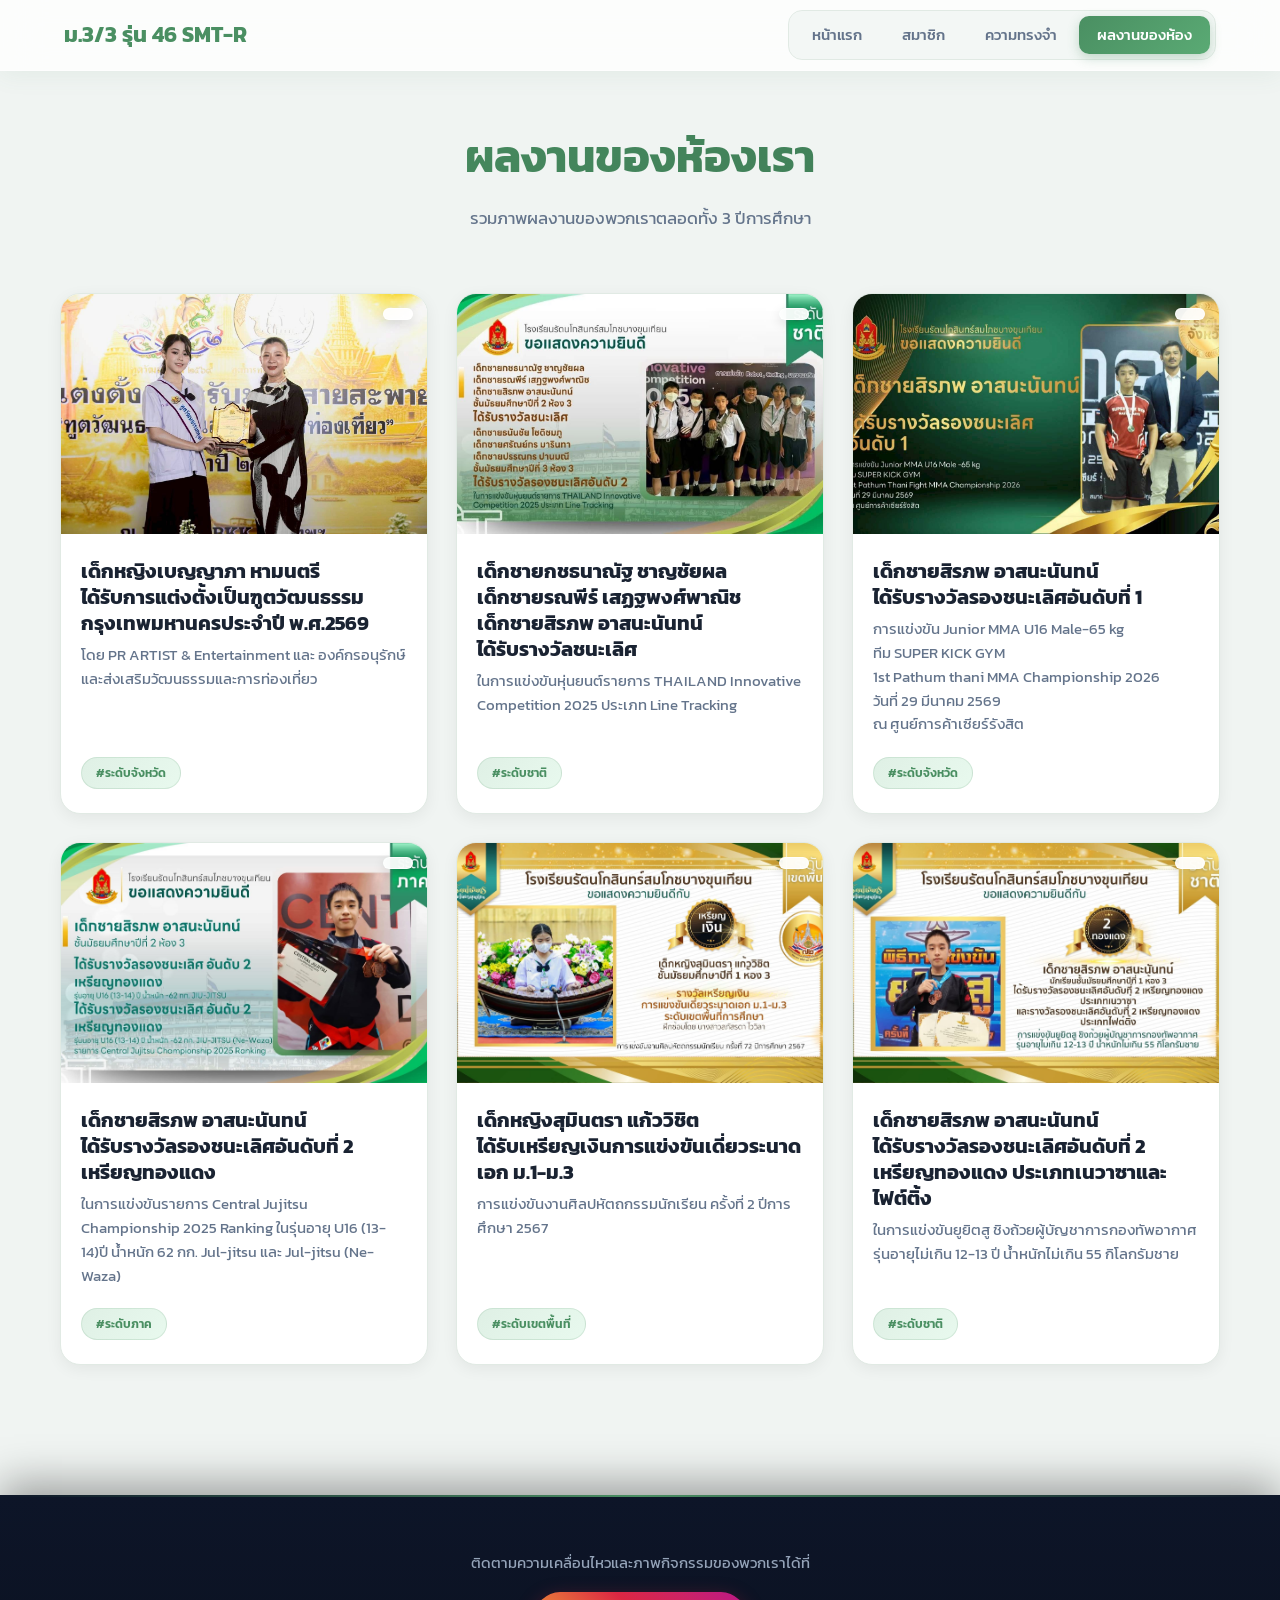
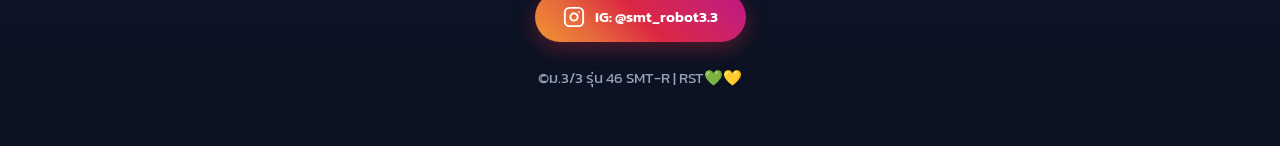
<file: per.html>
<!DOCTYPE html>
<html lang="th">
<head>
    <meta charset="UTF-8">
    <meta name="viewport" content="width=device-width, initial-scale=1.0">
    <title>ความทรงจำ - ม.3/3 รุ่น 46 SMT-R</title>
    
    <!-- ฟอนต์ภาษาไทย Kanit -->
    <link rel="preconnect" href="https://fonts.googleapis.com">
    <link rel="preconnect" href="https://fonts.gstatic.com" crossorigin>
    <link href="https://fonts.googleapis.com/css2?family=Kanit:wght@300;400;500;600;700&display=swap" rel="stylesheet">

    <style>
        /* =========================================
            โทนสีและพื้นฐาน (Premium Redesign)
           ========================================= */
        :root {
            --bg: #f0f4f2;            
            --surface: #FFFFFF;       
            --primary: #4a8f62;       
            --primary-light: #dff0e5; 
            --text-dark: #1a2332;     
            --text-muted: #64748b;    
            --border: #e1eae4;        
            --glass: rgba(255,255,255,0.78);
            --shadow-sm: 0 2px 8px rgba(0,0,0,0.06);
            --shadow-md: 0 8px 24px rgba(0,0,0,0.08);
            --radius-md: 20px;
            --radius-lg: 28px;
        }

        * { box-sizing: border-box; margin: 0; padding: 0; }
        
        body {
            font-family: 'Kanit', sans-serif; 
            background-color: var(--bg);      
            color: var(--text-dark);          
            line-height: 1.6;
            min-height: 100vh;
        }

        /* =========================================
           แถบนำทาง (Nav) — Glassmorphism
           ========================================= */
        nav {
            background: var(--glass);
            backdrop-filter: blur(20px);
            -webkit-backdrop-filter: blur(20px);
            border-bottom: 1px solid rgba(255,255,255,0.6);
            box-shadow: 0 4px 24px rgba(74, 143, 98, 0.08); 
            position: sticky; top: 0; z-index: 100;
        }
        .nav-box {
            max-width: 1200px; margin: 0 auto; padding: 0 24px;
            display: flex; justify-content: space-between; align-items: center; height: 70px;
        }
        .logo {
            font-size: 1.4rem; font-weight: 700; color: var(--primary);
            text-decoration: none; display: flex; align-items: center; gap: 10px;
        }
        .menus {
            display: flex; gap: 4px;
            background: rgba(74,143,98,0.05); padding: 5px;
            border-radius: 14px; border: 1px solid var(--border);
        }
        .nav-link {
            text-decoration: none; color: var(--text-muted);
            padding: 7px 18px; border-radius: 10px;
            transition: all 0.25s ease; font-weight: 500; font-size: 0.95rem;
        }
        .nav-link:hover { background-color: white; color: var(--primary); box-shadow: var(--shadow-sm); }
        .nav-link.active {
            background: linear-gradient(135deg, var(--primary), #5aaa74);
            color: white; box-shadow: 0 4px 12px rgba(74,143,98,0.3);
        }

        /* =========================================
           เนื้อหาหลักหน้าความทรงจำ
           ========================================= */
        main { 
            max-width: 1200px; margin: 0 auto;
            padding: 40px 20px 80px 20px;        
        }

        /* ส่วนหัว (Page Header) */
        .page-header {
            text-align: center;
            margin-bottom: 50px;
            padding: 10px 20px;
        }
        .page-header h1 {
            font-size: 2.8rem;
            color: var(--text-dark);
            margin-bottom: 12px;
            font-weight: 700;
            background: linear-gradient(135deg, var(--primary), #3d7a55);
            -webkit-background-clip: text;
            -webkit-text-fill-color: transparent;
            background-clip: text;
        }
        .page-header p {
            font-size: 1.05rem;
            color: var(--text-muted);
            max-width: 560px;
            margin: 0 auto;
            line-height: 1.7;
        }

        /* โครงสร้างแกลลอรี่ (Grid) */
        .gallery-grid {
            display: grid;
            grid-template-columns: repeat(auto-fill, minmax(320px, 1fr));
            gap: 28px;
        }

        /* การ์ดความทรงจำ */
        .memory-card {
            background: var(--surface);
            border-radius: var(--radius-md);
            overflow: hidden;
            box-shadow: 0 4px 16px rgba(0,0,0,0.06);
            border: 1px solid var(--border);
            transition: transform 0.35s ease, box-shadow 0.35s ease, border-color 0.35s ease;
            display: flex; flex-direction: column;
        }
        .memory-card:hover {
            transform: translateY(-10px);
            box-shadow: 0 20px 45px rgba(74, 143, 98, 0.15);
            border-color: rgba(74, 143, 98, 0.25);
        }

        /* ส่วนรูปภาพ */
        .memory-img-wrapper {
            position: relative;
            width: 100%; height: 240px; 
            overflow: hidden; 
            background: linear-gradient(135deg, var(--primary-light), #e8f5ec);
        }
        .memory-img {
            width: 100%; height: 100%; object-fit: cover;
            transition: transform 0.6s ease; 
        }
        .memory-card:hover .memory-img { transform: scale(1.1); }

        /* ป้ายบอกวันที่ */
        .memory-date-badge {
            position: absolute; top: 14px; right: 14px;
            background: rgba(255, 255, 255, 0.92);
            backdrop-filter: blur(8px); -webkit-backdrop-filter: blur(8px);
            color: var(--text-dark); padding: 5px 14px;
            border-radius: 20px; font-size: 0.82rem; font-weight: 600;
            box-shadow: 0 4px 12px rgba(0,0,0,0.12); z-index: 2;
            border: 1px solid rgba(255,255,255,0.8);
        }

        /* ส่วนข้อความข้อมูลกิจกรรม */
        .memory-info {
            padding: 24px 20px;
            flex-grow: 1; display: flex; flex-direction: column;
        }
        .memory-title {
            font-size: 1.25rem; font-weight: 700;
            color: var(--text-dark); margin-bottom: 8px; line-height: 1.3;
        }
        .memory-desc {
            font-size: 0.93rem; color: var(--text-muted);
            line-height: 1.6; margin-bottom: 20px; flex-grow: 1;
        }
        
        .memory-tags {
            display: flex; justify-content: space-between; align-items: center;
            margin-top: auto;
        }
        .memory-tag {
            background: linear-gradient(135deg, var(--primary-light), #e8f9ee);
            color: var(--primary); padding: 5px 14px;
            border-radius: 20px; font-size: 0.78rem; font-weight: 600;
            border: 1px solid rgba(74,143,98,0.15);
        }

        /* ปุ่มดูรูปเพิ่มเติม */
        .view-more-btn {
            background: transparent;
            color: var(--primary);
            border: 1.5px solid var(--primary);
            padding: 7px 16px; border-radius: 20px;
            font-size: 0.83rem; font-weight: 600;
            cursor: pointer; transition: all 0.3s ease;
            font-family: 'Kanit', sans-serif;
            display: inline-flex; align-items: center; gap: 6px;
        }
        .view-more-btn:hover {
            background: linear-gradient(135deg, var(--primary), #5aaa74);
            color: white; border-color: transparent;
            box-shadow: 0 6px 16px rgba(74, 143, 98, 0.35);
            transform: translateY(-1px);
        }

        /* =========================================
            ระบบป๊อปอัป (Modal / Lightbox)
           ========================================= */
        .modal-overlay {
            display: none;
            position: fixed; top: 0; left: 0; width: 100%; height: 100%;
            background: rgba(10, 15, 30, 0.88);
            backdrop-filter: blur(12px); -webkit-backdrop-filter: blur(12px);
            z-index: 1000; justify-content: center; align-items: center; padding: 20px;
            opacity: 0; transition: opacity 0.3s ease;
        }
        .modal-overlay.show {
            display: flex; opacity: 1;
            animation: fadeIn 0.3s forwards;
        }
        @keyframes fadeIn { from { opacity: 0; } to { opacity: 1; } }

        .modal-content {
            background: var(--surface);
            width: 100%; max-width: 920px; max-height: 90vh;
            border-radius: var(--radius-lg); padding: 32px;
            position: relative; overflow-y: auto;
            box-shadow: 0 30px 60px rgba(0,0,0,0.5);
            border: 1px solid rgba(255,255,255,0.1);
            transform: translateY(20px);
            animation: slideUp 0.4s ease forwards;
        }
        @keyframes slideUp { to { transform: translateY(0); } }

        /* ปุ่มกากบาทปิด */
        .close-modal-btn {
            position: absolute; top: 18px; right: 18px;
            background: var(--border); color: var(--text-dark);
            width: 40px; height: 40px; border-radius: 50%; border: none;
            font-size: 1.2rem; cursor: pointer;
            display: flex; justify-content: center; align-items: center;
            transition: all 0.3s; z-index: 10;
        }
        .close-modal-btn:hover {
            background: #EF4444; color: white;
            transform: rotate(90deg);
            box-shadow: 0 4px 12px rgba(239,68,68,0.4);
        }

        .modal-header { margin-bottom: 22px; padding-right: 50px; }
        .modal-header h2 { font-size: 1.7rem; color: var(--text-dark); font-weight: 700; margin-bottom: 4px; }
        .modal-header p { color: var(--text-muted); font-size: 0.93rem; }

        /* กริดรูปภาพในป๊อปอัป */
        .modal-gallery-grid {
            display: grid;
            grid-template-columns: repeat(auto-fit, minmax(240px, 1fr));
            gap: 14px;
        }
        .modal-gallery-grid img {
            width: 100%; height: 200px; object-fit: cover;
            border-radius: 14px; border: 1px solid var(--border);
            transition: all 0.3s ease; cursor: pointer;
        }
        .modal-gallery-grid img:hover {
            transform: scale(1.04);
            box-shadow: 0 12px 28px rgba(0,0,0,0.18);
            border-color: rgba(74,143,98,0.3);
        }

        /* =========================================
           ฟุตเตอร์ (Footer) Premium Dark
           ========================================= */
        footer {
            text-align: center; padding: 56px 20px;
            background: linear-gradient(180deg, #0d1528 0%, #0B1120 100%);
            color: #F8FAFC; position: relative; z-index: 10;
            box-shadow: 0 -12px 40px rgba(0, 0, 0, 0.35); margin-top: 50px;
        }
        footer::before {
            content: '';
            position: absolute; top: 0; left: 0; right: 0; height: 2px;
            background: linear-gradient(90deg, transparent, var(--primary), transparent);
        }
        .footer-box { 
            max-width: 1200px; margin: 0 auto;
            display: flex; flex-direction: column; align-items: center; gap: 16px;
        }
        .footer-box > p { color: #94A3B8; font-size: 0.95rem; }
        .ig-btn {
            display: inline-flex; align-items: center; gap: 10px;
            background: linear-gradient(45deg, #f09433, #e6683c, #dc2743, #cc2366, #bc1888); 
            color: white; padding: 13px 28px; border-radius: 50px;
            text-decoration: none; font-weight: 600; font-size: 0.95rem;
            box-shadow: 0 6px 20px rgba(220,39,67,0.35); transition: all 0.3s ease;
        }
        .ig-btn:hover { transform: translateY(-4px) scale(1.04); box-shadow: 0 14px 30px rgba(225, 48, 108, 0.55); }
        .ig-btn svg { width: 22px; height: 22px; }
        .footer-copyright { font-size: 0.82rem; margin-top: 8px; color: #475569; }

        /* =========================================
            มือถือ (Responsive)
           ========================================= */
        @media (max-width: 768px) {
            .gallery-grid { grid-template-columns: repeat(auto-fill, minmax(280px, 1fr)); }
            .modal-content { padding: 22px; width: 95%; }
            .modal-gallery-grid { grid-template-columns: repeat(auto-fit, minmax(150px, 1fr)); }
        }

        @media (max-width: 480px) {
            .nav-box { flex-direction: column; height: auto; padding: 14px 16px; gap: 10px; }
            .menus { width: 100%; justify-content: center; }
            .page-header h1 { font-size: 2.1rem; -webkit-text-fill-color: var(--text-dark); }
            .gallery-grid { grid-template-columns: 1fr; }
            .memory-img-wrapper { height: 220px; }
            .modal-gallery-grid { grid-template-columns: 1fr; }
            .modal-header h2 { font-size: 1.35rem; }
        }
    </style>
</head>
<body>

    <nav>
        <div class="nav-box">
            <a href="index.html" class="logo">
                 ม.3/3 รุ่น 46 SMT-R
            </a>
            <div class="menus">
                <a href="index.html" class="nav-link">หน้าแรก</a>
                <a href="classmates.html" class="nav-link">สมาชิก</a> 
                <a href="memories.html" class="nav-link">ความทรงจำ</a>
                <a href="per.html" class="nav-link">ผลงานของห้อง</a>
            </div>
        </div>
    </nav>

    <main>
        
        <div class="page-header">
            <h1>ผลงานของห้องเรา</h1>
            <p>รวมภาพผลงานของพวกเราตลอดทั้ง 3 ปีการศึกษา</p>
        </div>

        <div class="gallery-grid">
            
            <!-- การ์ดความทรงจำที่ 1 -->
            <div class="memory-card">
                <div class="memory-img-wrapper">
                    <div class="memory-date-badge">  </div>
                    <img src="per1.jpg" alt="" class="memory-img">
                </div>
                <div class="memory-info">
                    <h3 class="memory-title">เด็กหญิงเบญญาภา หามนตรี <br> ได้รับการแต่งตั้งเป็นฑูตวัฒนธรรมกรุงเทพมหานครประจำปี พ.ศ.2569</h3>
                    <p class="memory-desc">โดย PR ARTIST & Entertainment และ องค์กรอนุรักษ์และส่งเสริมวัฒนธรรมและการท่องเที่ยว</p>
                    <div class="memory-tags">
                        <span class="memory-tag">#ระดับจังหวัด</span>
                        
                    </div>
                </div>
            </div>

            <!-- การ์ดความทรงจำที่ 2 -->
            <div class="memory-card">
                <div class="memory-img-wrapper">
                    <div class="memory-date-badge">   </div>
                    <img src="per2.jpg" alt="" class="memory-img">
                </div>
                <div class="memory-info">
                    <h3 class="memory-title">เด็กชายกชธนาณัฐ ชาญชัยผล <br> เด็กชายรณพีร์ เสฏฐพงศ์พาณิช <br> เด็กชายสิรภพ อาสนะนันทน์ <br> ได้รับรางวัลชนะเลิศ</h3>
                    <p class="memory-desc">ในการแข่งขันหุ่นยนต์รายการ THAILAND Innovative Competition 2025 ประเภท Line Tracking</p>
                    <div class="memory-tags">
                        <span class="memory-tag">#ระดับชาติ</span>
                        
                    </div>
                </div>
            </div>

            <!-- การ์ดความทรงจำที่ 3 -->
            <div class="memory-card">
                <div class="memory-img-wrapper">
                    <div class="memory-date-badge">   </div>
                    <img src="per3.jpg" alt="" class="memory-img">
                </div>
                <div class="memory-info">
                    <h3 class="memory-title">เด็กชายสิรภพ อาสนะนันทน์<br>ได้รับรางวัลรองชนะเลิศอันดับที่ 1</h3>
                    
                    <p class="memory-desc">การแข่งขัน Junior MMA U16 Male-65 kg <br>ทีม SUPER KICK GYM <br> 1st Pathum thani MMA Championship 2026<br>วันที่ 29 มีนาคม 2569  <br>ณ ศูนย์การค้าเซียร์รังสิต</p>
                    
                    <div class="memory-tags">
                        <span class="memory-tag">#ระดับจังหวัด</span>
                        
                    </div>
                </div>
            </div>

            <!-- การ์ดความทรงจำที่ 4 -->
            <div class="memory-card">
                <div class="memory-img-wrapper">
                    <div class="memory-date-badge">   </div>
                    <img src="per5.jpg" alt="" class="memory-img">
                </div>
                <div class="memory-info">
                    <h3 class="memory-title">เด็กชายสิรภพ อาสนะนันทน์ <br> ได้รับรางวัลรองชนะเลิศอันดับที่ 2 เหรียญทองแดง</h3>
                    <p class="memory-desc">ในการแข่งขันรายการ Central Jujitsu Championship 2025 Ranking ในรุ่นอายุ U16 (13-14)ปี น้ำหนัก 62 กก. Jul-jitsu และ Jul-jitsu (Ne-Waza)</p>
                    <div class="memory-tags">
                        <span class="memory-tag">#ระดับภาค</span>
                        
                    </div>
                </div>
            </div>
            
            <!-- การ์ดความทรงจำที่ 5 -->
            <div class="memory-card">
                <div class="memory-img-wrapper">
                    <div class="memory-date-badge">   </div>
                    <img src="per6.jpg" alt="" class="memory-img">
                </div>
                <div class="memory-info">
                    <h3 class="memory-title">เด็กหญิงสุมินตรา แก้ววิชิต <br> ได้รับเหรียญเงินการแข่งขันเดี่ยวระนาดเอก ม.1-ม.3</h3>
                    <p class="memory-desc">การแข่งขันงานศิลปหัตถกรรมนักเรียน ครั้งที่ 2 ปีการศึกษา 2567</p>
                    <div class="memory-tags">
                        <span class="memory-tag">#ระดับเขตพื้นที่</span>
                        
                    </div>
                </div>
            </div>

            <!-- การ์ดความทรงจำที่ 6 -->
            <div class="memory-card">
                <div class="memory-img-wrapper">
                    <div class="memory-date-badge">   </div>
                    <img src="per7.jpg" alt="" class="memory-img">
                </div>
                <div class="memory-info">
                    <h3 class="memory-title">เด็กชายสิรภพ อาสนะนันทน์ <br> ได้รับรางวัลรองชนะเลิศอันดับที่ 2 เหรียญทองแดง ประเภทเนวาซาและไฟต์ติ้ง</h3>
                    <p class="memory-desc">ในการแข่งขันยูยิตสู ชิงถ้วยผู้บัญชาการกองทัพอากาศ รุ่นอายุไม่เกิน 12-13 ปี น้ำหนักไม่เกิน 55 กิโลกรัมชาย</p>
                    <div class="memory-tags">
                        <span class="memory-tag">#ระดับชาติ</span>
                        
                    </div>
                </div>
            </div>

            
        </div>
    </main>

    
    
    
    
    
    
   
    
    
    
    
    
    
    
    
    
    <!-- ส่วนท้ายเว็บไซต์ (Footer) -->
    <footer>
        <div class="footer-box">
            <p>ติดตามความเคลื่อนไหวและภาพกิจกรรมของพวกเราได้ที่</p>
            <a href="https://instagram.com/" target="_blank" class="ig-btn">
                <svg xmlns="http://www.w3.org/2000/svg" viewBox="0 0 24 24" fill="none" stroke="currentColor" stroke-width="2" stroke-linecap="round" stroke-linejoin="round"><rect x="2" y="2" width="20" height="20" rx="5" ry="5"></rect><path d="M16 11.37A4 4 0 1 1 12.63 8 4 4 0 0 1 16 11.37z"></path><line x1="17.5" y1="6.5" x2="17.51" y2="6.5"></line></svg>
                IG: @smt_robot3.3
            </a>
            <p class="footer-copyright">©ม.3/3 รุ่น 46 SMT-R | RST💚💛</p>
        </div>
    </footer>

    <script>
        // ไฮไลต์ nav ตามหน้าปัจจุบันอัตโนมัติ
        (function() {
            var current = location.pathname.split('/').pop() || 'index.html';
            document.querySelectorAll('.nav-link').forEach(function(link) {
                var href = link.getAttribute('href').split('/').pop();
                if (href === current) link.classList.add('active');
            });
        })();
    </script>
</body>
</html>
</file>
